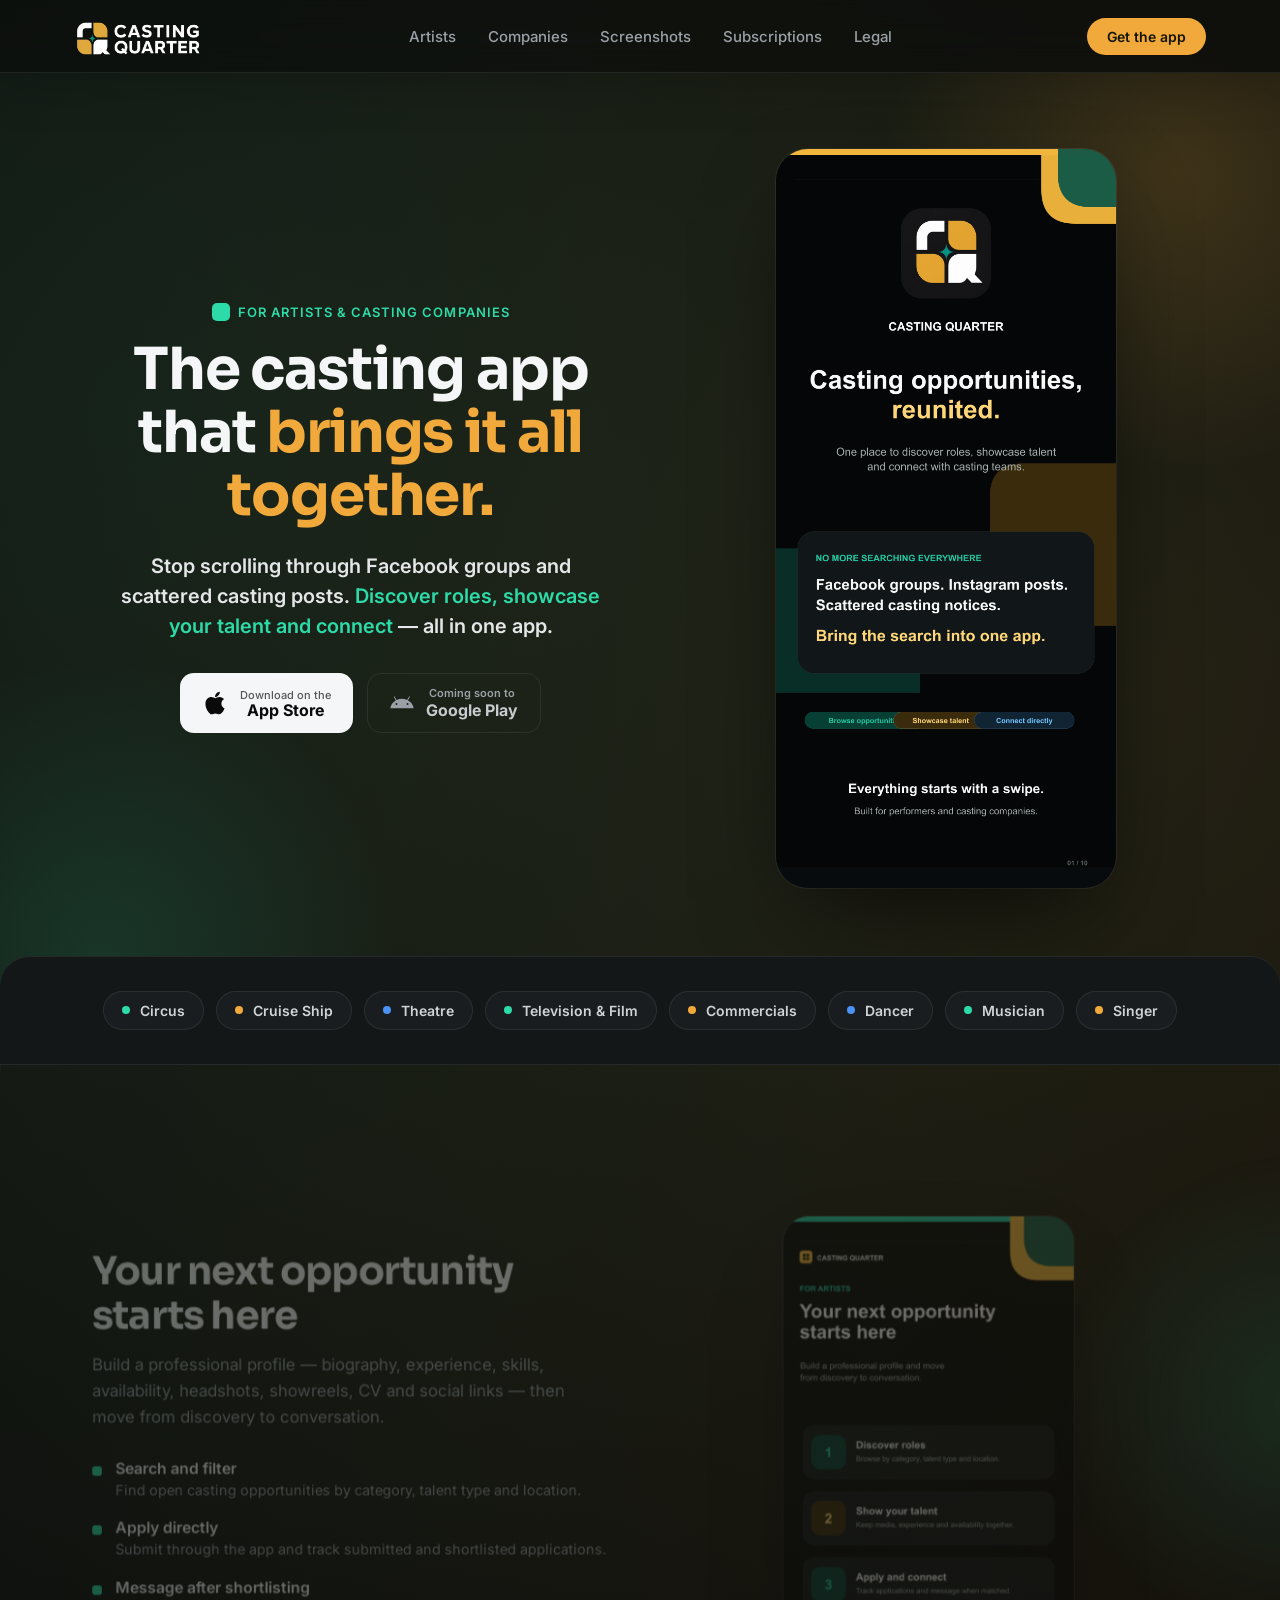
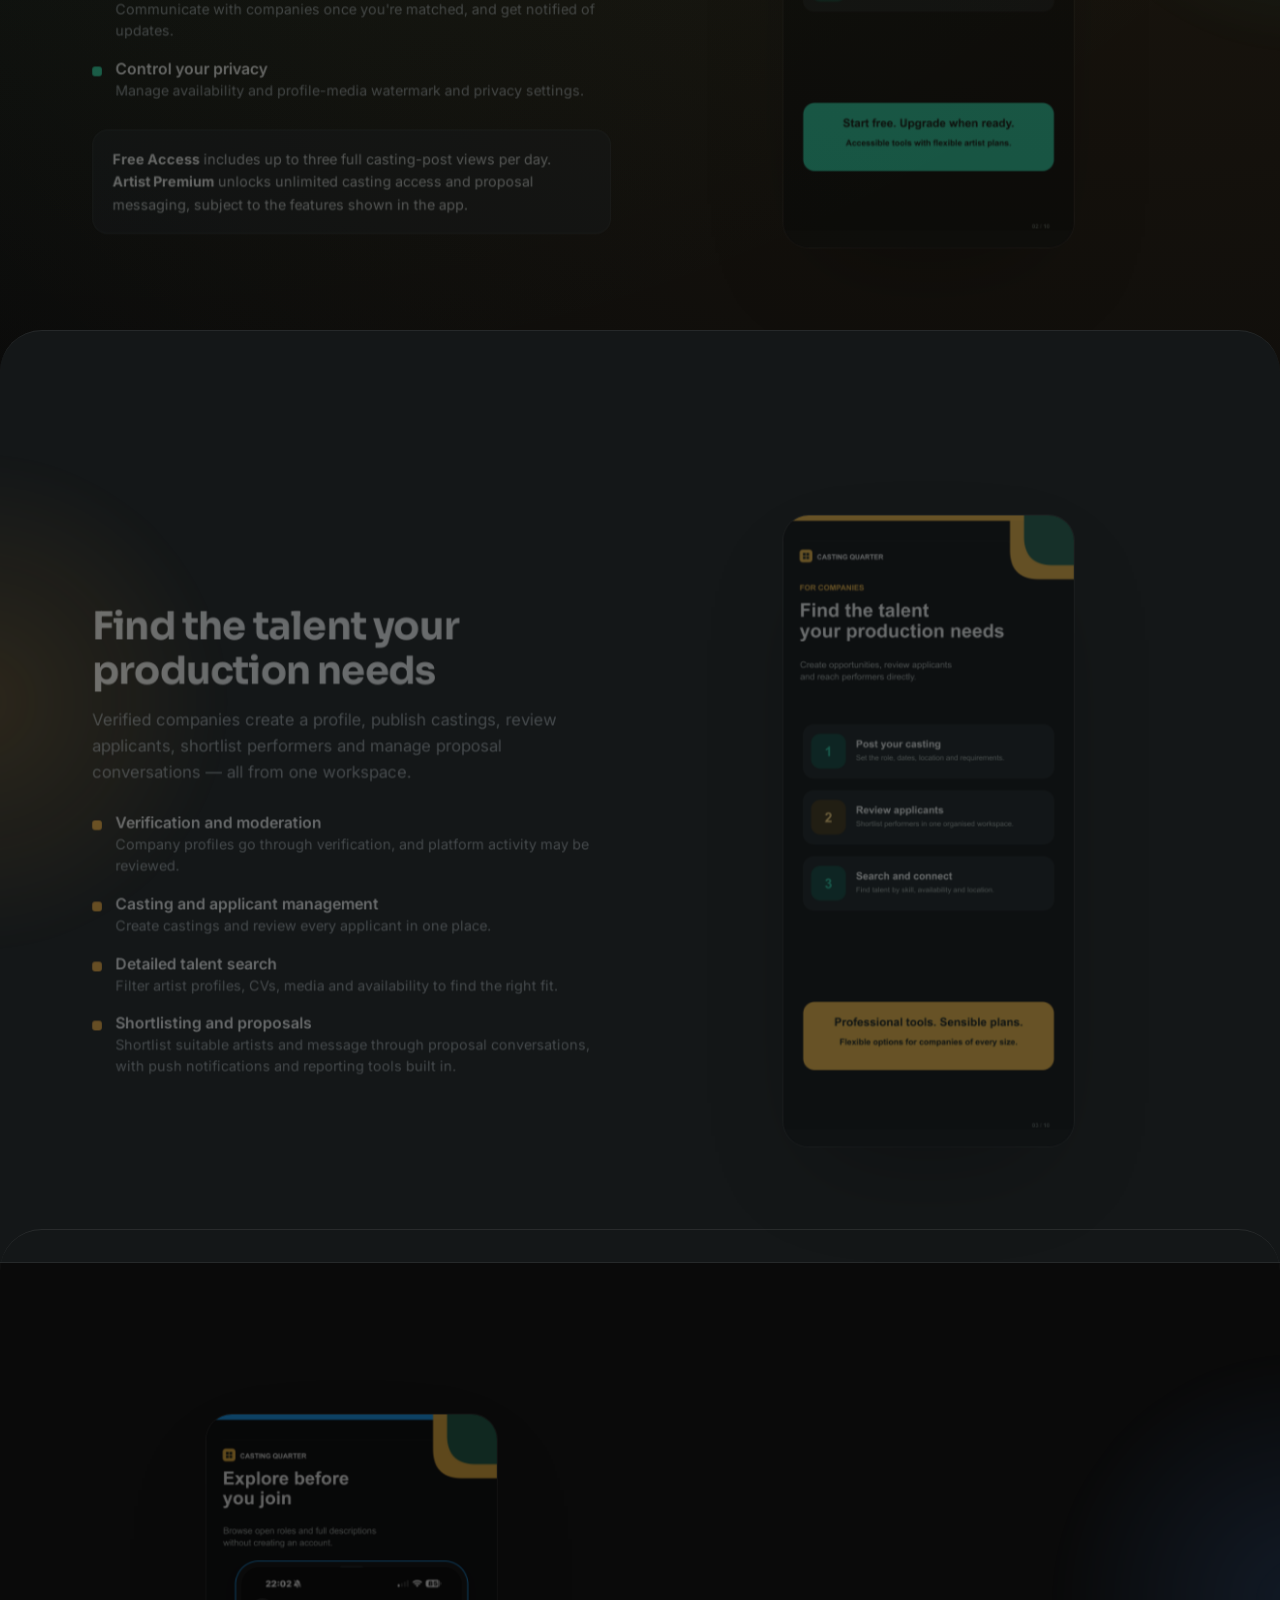
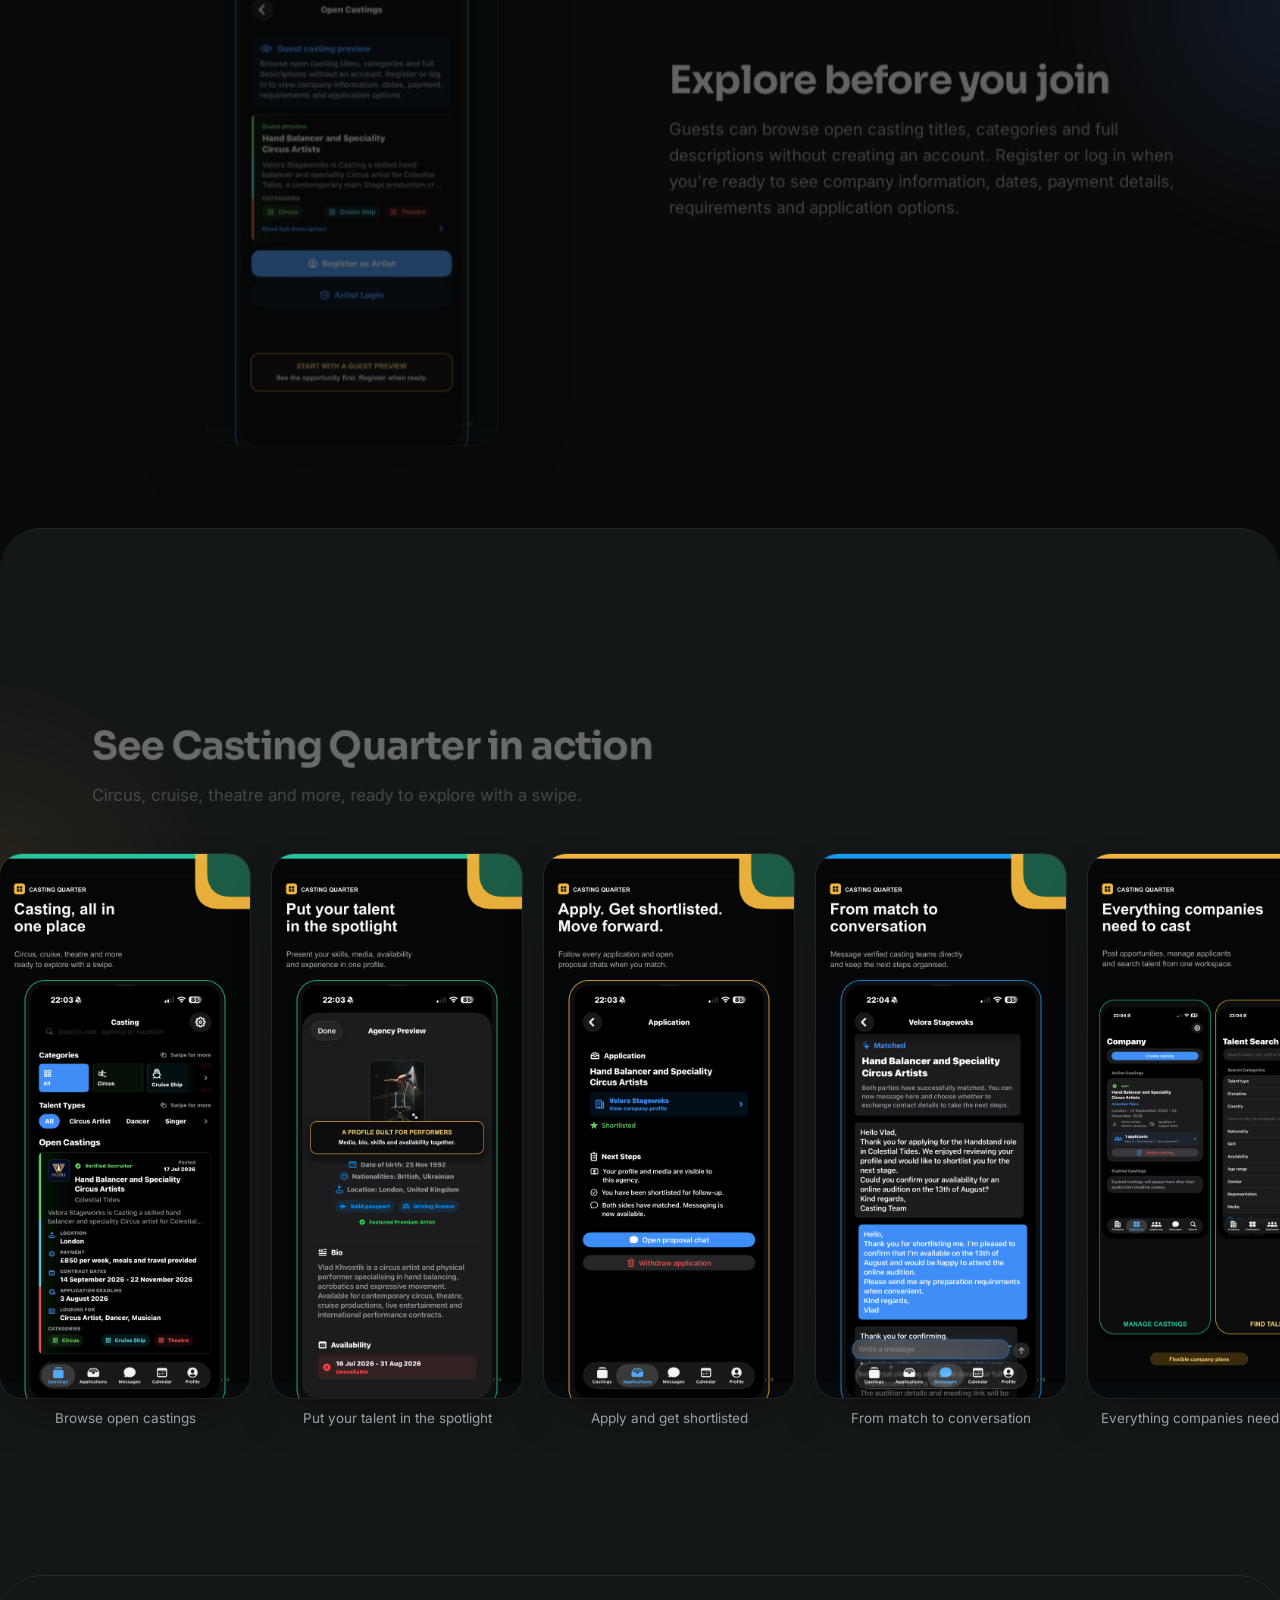
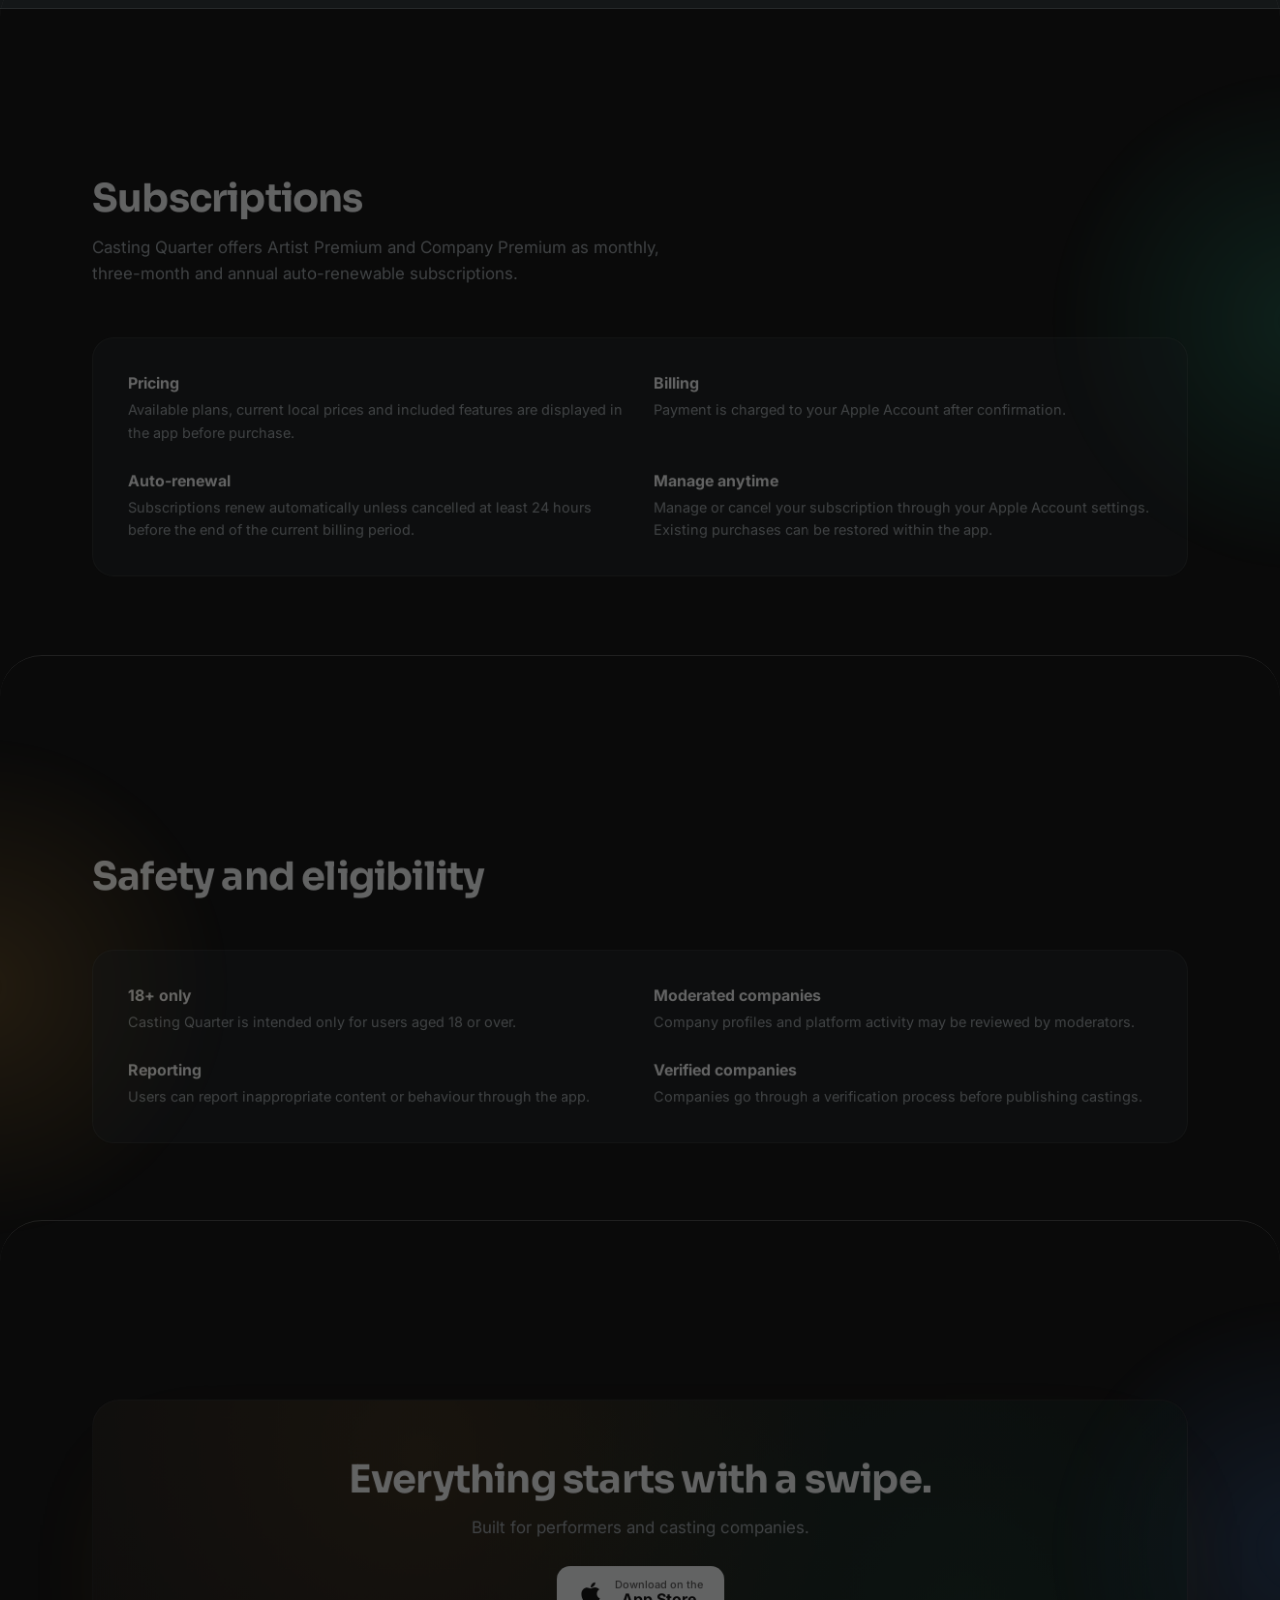
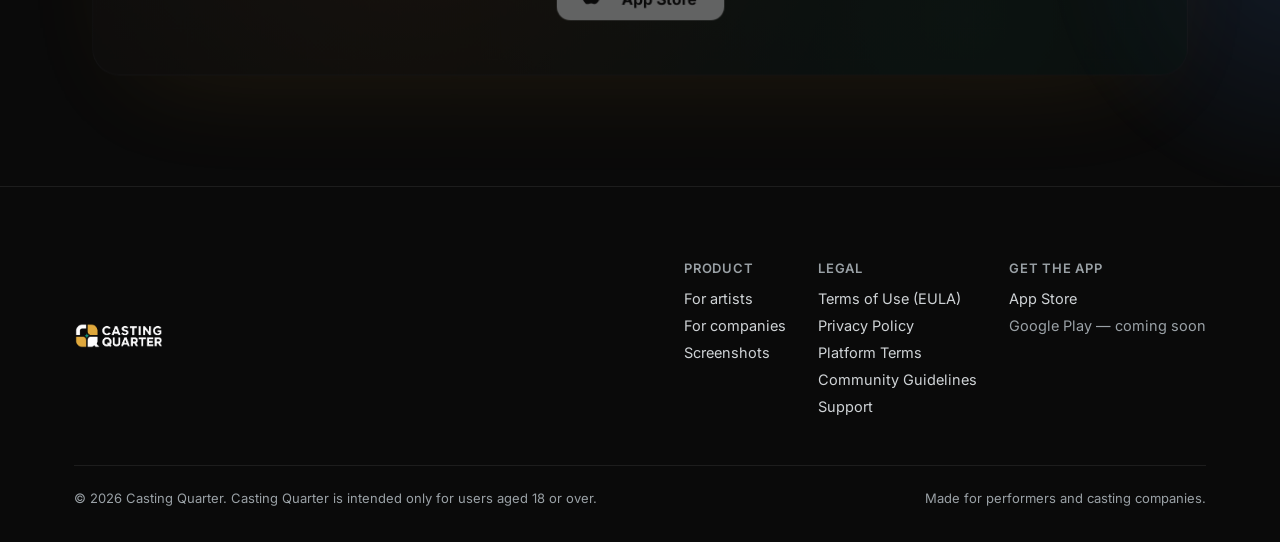
<file: index.html>
<!DOCTYPE html>
<html lang="en">
<head>
<meta charset="UTF-8">
<meta name="viewport" content="width=device-width, initial-scale=1.0">
<title>Casting Quarter — The casting app that brings it all together.</title>
<meta name="description" content="Casting Quarter brings casting opportunities, artists and verified companies together in one organised, accessible platform.">
<link rel="icon" href="assets/marketing/casting-quarter-app-icon.png">
<link rel="preconnect" href="https://fonts.googleapis.com">
<link rel="preconnect" href="https://fonts.gstatic.com" crossorigin>
<link href="https://fonts.googleapis.com/css2?family=Sora:wght@400;600;700;800&family=Inter:wght@400;500;600;700&display=swap" rel="stylesheet">
<style>
  :root{
    --bg:#0a0a0a;
    --panel:#141718;
    --panel-2:#191d1f;
    --line:rgba(255,255,255,0.08);
    --gold:#f0a93a;
    --gold-2:#f6c877;
    --teal:#2ddba8;
    --blue:#4a90f5;
    --white:#f5f6f7;
    --muted:#9aa1a6;
    --radius:22px;
  }
  *{box-sizing:border-box;}
  html{scroll-behavior:smooth;}
  body{
    margin:0;
    background:var(--bg);
    color:var(--white);
    font-family:'Inter',sans-serif;
    -webkit-font-smoothing:antialiased;
    overflow-x:hidden;
  }
  h1,h2,h3,.display{
    font-family:'Sora',sans-serif;
    font-weight:700;
    margin:0;
    letter-spacing:-0.02em;
  }
  p{margin:0;}
  a{color:inherit;text-decoration:none;}
  img{max-width:100%;display:block;}
  .wrap{max-width:1180px;margin:0 auto;padding:0 24px;}

  /* progress rail */
  #progress{position:fixed;top:0;left:0;height:3px;background:linear-gradient(90deg,var(--teal),var(--gold));width:0%;z-index:1000;transition:width .1s linear;}

  /* quarter mark - the signature element, echoing the CQ icon's 4-quadrant shape */
  .qmark{
    width:10px;height:10px;min-width:10px;border-radius:3px;
    background:var(--gold);
  }
  .qmark.teal{background:var(--teal);}
  .qmark.blue{background:var(--blue);}

  /* nav */
  header{
    position:sticky;top:0;z-index:100;
    background:rgba(10,10,10,0.75);
    backdrop-filter:blur(14px);
    border-bottom:1px solid var(--line);
  }
  nav{display:flex;align-items:center;justify-content:space-between;padding:16px 24px;max-width:1180px;margin:0 auto;}
  .brand{display:flex;align-items:center;gap:12px;}
  .brand img{height:40px;width:auto;}
  .navlinks{display:flex;gap:32px;font-size:15px;font-weight:500;color:var(--muted);}
  .navlinks a:hover{color:var(--white);}
  .nav-cta{background:var(--gold);color:#141400;padding:10px 20px;border-radius:100px;font-weight:600;font-size:14px;white-space:nowrap;}
  .navlinks{display:none;}
  @media(min-width:860px){.navlinks{display:flex;}}

  /* hero */
  .hero{
    position:relative;
    padding:88px 0 60px;
    overflow:hidden;
  }
  .hero::before{
    content:'';position:absolute;top:-200px;right:-200px;width:600px;height:600px;
    background:radial-gradient(circle,rgba(240,169,58,0.16),transparent 70%);
    pointer-events:none;
  }
  .hero::after{
    content:'';position:absolute;bottom:-260px;left:-200px;width:600px;height:600px;
    background:radial-gradient(circle,rgba(45,219,168,0.13),transparent 70%);
    pointer-events:none;
  }
  .hero-grid{display:grid;grid-template-columns:1fr;gap:48px;align-items:center;position:relative;z-index:1;}
  @media(min-width:960px){.hero-grid{grid-template-columns:1.05fr 0.95fr;gap:40px;}}
  .eyebrow{
    display:inline-flex;align-items:center;gap:8px;
    color:var(--teal);font-weight:600;font-size:13px;letter-spacing:0.08em;text-transform:uppercase;
    margin-bottom:18px;
  }
  .hero-grid > div:first-child{text-align:center;}
  .hero-grid > div:first-child .eyebrow{margin-left:auto;margin-right:auto;}
  .hero h1{font-size:44px;line-height:1.08;}
  @media(min-width:600px){.hero h1{font-size:58px;}}
  .hero h1 .accent{color:var(--gold);}
  .hero p.sub{margin:24px auto 0;font-size:20px;font-weight:600;line-height:1.5;color:#e4e6e8;max-width:480px;text-align:center;}
  .hero p.sub .hl{color:var(--teal);}
  .cta-row{display:flex;flex-wrap:wrap;gap:14px;margin-top:32px;justify-content:center;}
  .btn-store{
    display:flex;align-items:center;gap:12px;
    background:var(--white);color:#0a0a0a;
    padding:12px 22px;border-radius:14px;font-weight:600;
    transition:transform .15s ease;
  }
  .btn-store:hover{transform:translateY(-2px);}
  .btn-store svg{width:26px;height:26px;flex-shrink:0;}
  .btn-store .label small{display:block;font-size:11px;font-weight:500;color:#555;}
  .btn-store .label strong{display:block;font-size:16px;line-height:1.1;}
  .btn-android{
    display:flex;align-items:center;gap:12px;
    border:1px solid var(--line);color:var(--muted);
    padding:12px 22px;border-radius:14px;font-weight:600;
  }
  .btn-android .label small{display:block;font-size:11px;color:var(--muted);}
  .btn-android .label strong{display:block;font-size:16px;color:#c7cbce;}
  .hero-visual{display:flex;justify-content:center;}
  .hero-visual .frame{
    width:100%;max-width:340px;border-radius:32px;overflow:hidden;
    box-shadow:0 40px 100px -30px rgba(0,0,0,0.7), 0 0 0 1px var(--line);
  }

  /* section shells */
  section{padding:90px 0;}
  .section-head{max-width:600px;margin-bottom:52px;}
  .section-head .qmark{margin-bottom:16px;}
  .section-head h2{font-size:32px;line-height:1.15;}
  @media(min-width:600px){.section-head h2{font-size:40px;}}
  .section-head p{margin-top:14px;font-size:17px;color:var(--muted);line-height:1.6;}

  /* strip */
  .strip{border-top:1px solid var(--line);border-bottom:1px solid var(--line);background:var(--panel);}
  .strip .wrap{display:flex;flex-direction:column;align-items:center;gap:12px;padding:34px 24px;}
  .pill{width:100%;max-width:340px;justify-content:center;}
  .pill{
    display:flex;align-items:center;gap:10px;
    background:var(--panel-2);border:1px solid var(--line);
    padding:10px 18px;border-radius:100px;font-size:14px;font-weight:600;color:#cfd3d6;
  }
  .pill .dot{width:8px;height:8px;border-radius:50%;}

  /* two-col feature (artists / companies) */
  .feature{
    display:grid;grid-template-columns:1fr;gap:48px;align-items:center;
  }
  @media(min-width:960px){.feature{grid-template-columns:1fr 1fr;gap:60px;}}
  .feature.reverse .feature-visual{order:-1;}
  @media(min-width:960px){.feature.reverse .feature-visual{order:2;}}
  .feature-visual{display:flex;justify-content:center;}
  .feature-visual img{border-radius:26px;max-width:300px;box-shadow:0 30px 80px -30px rgba(0,0,0,0.6),0 0 0 1px var(--line);}
  .flist{list-style:none;margin:28px 0 0;padding:0;display:flex;flex-direction:column;gap:18px;}
  .flist li{display:flex;gap:14px;align-items:flex-start;}
  .flist .qmark{margin-top:8px;}
  .flist .ftext strong{display:block;font-size:16px;font-weight:600;}
  .flist .ftext span{display:block;font-size:14.5px;color:var(--muted);margin-top:2px;line-height:1.5;}
  .tier-note{
    margin-top:30px;padding:18px 20px;border-radius:16px;background:var(--panel-2);border:1px solid var(--line);
    font-size:14.5px;color:#c7cbce;line-height:1.6;
  }
  .tier-note b{color:var(--white);}

  /* gallery */
  .gallery-strip{
    display:flex;gap:22px;overflow-x:auto;padding:8px 24px 20px;scroll-snap-type:x mandatory;
    -ms-overflow-style:none;scrollbar-width:none;
  }
  .gallery-strip::-webkit-scrollbar{display:none;}
  .gcard{
    scroll-snap-align:start;flex:0 0 auto;width:220px;
  }
  .gcard img{border-radius:22px;box-shadow:0 20px 50px -20px rgba(0,0,0,0.6),0 0 0 1px var(--line);}
  .gcard .cap{margin-top:12px;font-size:13.5px;color:var(--muted);text-align:center;}

  /* guest access */
  .guest{
    display:grid;grid-template-columns:1fr;gap:48px;align-items:center;
  }
  @media(min-width:960px){.guest{grid-template-columns:1fr 1fr;gap:60px;}}
  .guest-visual img{border-radius:26px;max-width:300px;margin:0 auto;box-shadow:0 30px 80px -30px rgba(0,0,0,0.6),0 0 0 1px var(--line);}

  /* safety */
  .safety-card{
    background:var(--panel);border:1px solid var(--line);border-radius:var(--radius);
    padding:36px;
  }
  .safety-grid{display:grid;grid-template-columns:1fr;gap:28px;}
  @media(min-width:760px){.safety-grid{grid-template-columns:1fr 1fr;}}
  .safety-item strong{display:block;font-size:16px;margin-bottom:6px;}
  .safety-item span{color:var(--muted);font-size:14.5px;line-height:1.6;}

  /* download cta */
  .cta-band{
    background:linear-gradient(135deg,#151313,#0a0a0a);
    border:1px solid var(--line);border-radius:28px;
    padding:56px 32px;text-align:center;
    position:relative;overflow:hidden;
  }
  .cta-band::before{
    content:'';position:absolute;inset:0;
    background:radial-gradient(circle at 30% 20%,rgba(240,169,58,0.14),transparent 55%),radial-gradient(circle at 80% 80%,rgba(45,219,168,0.12),transparent 55%);
  }
  .cta-band > *{position:relative;z-index:1;}
  .cta-band h2{font-size:32px;}
  @media(min-width:600px){.cta-band h2{font-size:40px;}}
  .cta-band p{color:var(--muted);margin-top:14px;font-size:17px;}
  .cta-band .cta-row{justify-content:center;margin-top:30px;}

  /* footer */
  footer{border-top:1px solid var(--line);padding:56px 0 36px;}
  .foot-top{display:flex;flex-wrap:wrap;justify-content:space-between;gap:40px;margin-bottom:40px;}
  .foot-brand{display:flex;align-items:center;gap:12px;}
  .foot-brand img{height:28px;}
  .foot-links{display:flex;flex-wrap:wrap;gap:32px;}
  .foot-col h4{font-size:13px;text-transform:uppercase;letter-spacing:0.06em;color:var(--muted);margin-bottom:14px;font-weight:600;}
  .foot-col a{display:block;font-size:14.5px;color:#cfd3d6;margin-bottom:10px;}
  .foot-col a:hover{color:var(--gold);}
  .foot-bottom{border-top:1px solid var(--line);padding-top:24px;display:flex;flex-wrap:wrap;gap:12px;justify-content:space-between;font-size:13px;color:var(--muted);}

  /* Fluid concept — kept separate from the original homepage. */
  .fluid-page{
    background:
      radial-gradient(circle at 12% 6%,rgba(45,219,168,.09),transparent 24%),
      radial-gradient(circle at 88% 10%,rgba(240,169,58,.11),transparent 28%),
      var(--bg);
  }
  .fluid-page header{
    background:rgba(10,10,10,.58);
    box-shadow:0 12px 50px rgba(0,0,0,.18);
  }
  .fluid-page .hero{
    min-height:calc(100vh - 73px);
    display:flex;align-items:center;
    padding:76px 0 110px;
  }
  .fluid-page .hero-grid > div:first-child{animation:heroCopyIn .9s cubic-bezier(.2,.8,.2,1) both;}
  .fluid-page .hero-visual{animation:heroPhoneIn 1.05s .12s cubic-bezier(.2,.8,.2,1) both;will-change:transform;}
  .fluid-page .hero-visual .frame{
    position:relative;
    animation:phoneFloat 5.8s 1.2s ease-in-out infinite;
  }
  .fluid-page .hero-visual .frame::after{
    content:'';position:absolute;inset:12% -24% -10%;z-index:-1;
    background:radial-gradient(circle,rgba(240,169,58,.22),transparent 62%);
    filter:blur(26px);opacity:.75;
  }
  .fluid-page .strip{position:relative;z-index:4;margin-top:-42px;border-radius:30px 30px 0 0;overflow:hidden;}
  .fluid-page .strip .wrap{
    max-width:none;flex-direction:row;justify-content:center;gap:12px;
    animation:stripDrift 12s ease-in-out infinite alternate;
  }
  .fluid-page .strip .pill{width:auto;min-width:max-content;}
  .fluid-page section:not(.hero){
    padding:140px 0;
    margin-top:-34px;
    border-radius:42px 42px 0 0;
    position:relative;overflow:clip;isolation:isolate;
    border-top:1px solid rgba(255,255,255,.09);
  }
  .fluid-page section:not(.hero)::before{
    content:'';position:absolute;width:520px;height:520px;border-radius:50%;
    right:-280px;top:12%;z-index:-1;pointer-events:none;
    background:radial-gradient(circle,rgba(45,219,168,.11),transparent 68%);
    filter:blur(8px);
  }
  .fluid-page section:not(.hero):nth-of-type(odd)::before{
    right:auto;left:-280px;
    background:radial-gradient(circle,rgba(240,169,58,.11),transparent 68%);
  }
  .fluid-page section:not(.hero):nth-of-type(4n)::before{
    background:radial-gradient(circle,rgba(74,144,245,.12),transparent 68%);
  }
  .fluid-page .flow-scene > .wrap{
    opacity:var(--scene-opacity,.4);
    transform:translate3d(0,var(--scene-y,36px),0) scale(var(--scene-scale,.97));
    transform-origin:center;
    transition:opacity .16s linear,transform .16s linear;
    will-change:opacity,transform;
  }
  .fluid-page .feature,.fluid-page .guest{min-height:68vh;}
  .fluid-page .feature-visual img,.fluid-page .guest-visual img{
    transition:transform .55s cubic-bezier(.2,.8,.2,1),box-shadow .55s ease;
  }
  .fluid-page .flow-scene.is-visible .feature-visual img,
  .fluid-page .flow-scene.is-visible .guest-visual img{
    box-shadow:0 42px 110px -35px rgba(0,0,0,.8),0 0 0 1px rgba(255,255,255,.12);
  }
  .fluid-page .flist li,.fluid-page .safety-item,.fluid-page .gcard{
    opacity:0;transform:translateY(28px) scale(.97);
    transition:opacity .65s ease,transform .75s cubic-bezier(.2,.8,.2,1);
  }
  .fluid-page .flow-scene.is-visible .flist li,
  .fluid-page .flow-scene.is-visible .safety-item,
  .fluid-page .flow-scene.is-visible .gcard{opacity:1;transform:none;}
  .fluid-page .flow-scene.is-visible :is(.flist li,.safety-item,.gcard):nth-child(2){transition-delay:.08s;}
  .fluid-page .flow-scene.is-visible :is(.flist li,.safety-item,.gcard):nth-child(3){transition-delay:.16s;}
  .fluid-page .flow-scene.is-visible :is(.flist li,.safety-item,.gcard):nth-child(4){transition-delay:.24s;}
  .fluid-page .flow-scene.is-visible :is(.flist li,.safety-item,.gcard):nth-child(5){transition-delay:.32s;}
  .fluid-page .gcard img{transition:transform .4s cubic-bezier(.2,.8,.2,1),filter .4s ease;}
  .fluid-page .gcard:hover img{transform:translateY(-12px) scale(1.025);filter:saturate(1.08);}
  .fluid-page .cta-band{box-shadow:0 40px 120px -45px rgba(240,169,58,.3);}
  .fluid-page .cta-band::before{animation:ctaGlow 7s ease-in-out infinite alternate;}
  @media(min-width:960px){
    .fluid-page .feature-visual,.fluid-page .guest-visual{position:sticky;top:132px;align-self:start;}
    .fluid-page .gallery-strip{padding-top:26px;padding-bottom:42px;}
    .fluid-page .gcard{width:250px;}
  }
  @media(max-width:720px){
    .fluid-page .hero{min-height:auto;padding:68px 0 105px;}
    .fluid-page section:not(.hero){padding:104px 0;margin-top:-24px;border-radius:28px 28px 0 0;}
    .fluid-page .strip .wrap{justify-content:flex-start;overflow-x:auto;animation:none;}
    .fluid-page .feature,.fluid-page .guest{min-height:0;}
  }
  @keyframes heroCopyIn{from{opacity:0;transform:translateY(42px);}to{opacity:1;transform:none;}}
  @keyframes heroPhoneIn{from{opacity:0;transform:translateY(70px) scale(.9) rotate(2deg);}to{opacity:1;transform:none;}}
  @keyframes phoneFloat{0%,100%{transform:translateY(0) rotate(-.35deg);}50%{transform:translateY(-14px) rotate(.35deg);}}
  @keyframes stripDrift{from{transform:translateX(-2%);}to{transform:translateX(2%);}}
  @keyframes ctaGlow{from{transform:scale(1);opacity:.7;}to{transform:scale(1.12);opacity:1;}}

  @media(prefers-reduced-motion:reduce){
    html{scroll-behavior:auto;}
    *{transition:none !important;animation:none !important;}
    .fluid-page .flow-scene > .wrap,
    .fluid-page .flist li,.fluid-page .safety-item,.fluid-page .gcard{
      opacity:1 !important;transform:none !important;
    }
  }
</style>
</head>
<body class="fluid-page">

<div id="progress"></div>

<header>
  <nav>
    <div class="brand">
      <img src="assets/marketing/casting-quarter-logo.png" alt="Casting Quarter">
    </div>
    <div class="navlinks">
      <a href="#artists">Artists</a>
      <a href="#companies">Companies</a>
      <a href="#screenshots">Screenshots</a>
      <a href="#subscriptions">Subscriptions</a>
      <a href="#legal">Legal</a>
    </div>
    <a class="nav-cta" href="https://apps.apple.com/us/app/casting-quarter/id6785971157" target="_blank" rel="noopener">Get the app</a>
  </nav>
</header>

<section class="hero">
  <div class="wrap hero-grid">
    <div>
      <span class="eyebrow"><span class="qmark teal" style="width:18px;height:18px;min-width:18px;border-radius:5px;"></span> For artists &amp; casting companies</span>
      <h1>The casting app that <span class="accent">brings it all together.</span></h1>
      <p class="sub">Stop scrolling through Facebook groups and scattered casting posts. <span class="hl">Discover roles, showcase your talent and connect</span> — all in one app.</p>
      <div class="cta-row">
        <a class="btn-store" href="https://apps.apple.com/us/app/casting-quarter/id6785971157" target="_blank" rel="noopener">
          <svg viewBox="0 0 384 512" fill="currentColor"><path d="M318.7 268.7c-.2-36.7 16.4-64.4 50-84.8-18.8-26.9-47.2-41.7-84.7-44.6-35.5-2.8-74.3 20.7-88.5 20.7-15 0-49.4-19.7-76.4-19.7C63.3 141.2 4 184.8 4 273.5q0 39.3 14.4 81.2c12.8 36.7 59 126.7 107.2 125.2 25.2-.6 43-17.9 75.8-17.9 31.8 0 48.3 17.9 76.4 17.9 48.6-.7 90.4-82.5 102.6-119.3-65.2-30.7-61.7-90-61.7-91.9zm-56.6-164.2c27.3-32.4 24.8-61.9 24-72.5-24.1 1.4-52 16.4-67.9 34.9-17.5 19.8-27.8 44.3-25.6 71.9 26.1 2 49.9-11.4 69.5-34.3z"/></svg>
          <span class="label"><small>Download on the</small><strong>App Store</strong></span>
        </a>
        <span class="btn-android">
          <svg viewBox="0 0 576 512" fill="currentColor" width="24" height="24"><path d="M420.55 301.93a24 24 0 1 1 24-24 24 24 0 0 1-24 24m-265.1 0a24 24 0 1 1 24-24 24 24 0 0 1-24 24m272.42-108.13 47.24-81.85a10 10 0 1 0-17.32-10l-47.85 82.91a301.25 301.25 0 0 0-251.88 0l-47.85-82.91a10 10 0 1 0-17.32 10l47.24 81.85C67.24 231.98 15.9 300.99 8 384h560c-7.9-83.01-59.24-152.02-131.13-190.2"/></svg>
          <span class="label"><small>Coming soon to</small><strong>Google Play</strong></span>
        </span>
      </div>
    </div>
    <div class="hero-visual">
      <div class="frame">
        <img src="assets/marketing/hero-app.png" alt="Casting Quarter app hero screen">
      </div>
    </div>
  </div>
</section>

<div class="strip">
  <div class="wrap">
    <span class="pill"><span class="dot" style="background:var(--teal);"></span>Circus</span>
    <span class="pill"><span class="dot" style="background:var(--gold);"></span>Cruise Ship</span>
    <span class="pill"><span class="dot" style="background:var(--blue);"></span>Theatre</span>
    <span class="pill"><span class="dot" style="background:var(--teal);"></span>Television &amp; Film</span>
    <span class="pill"><span class="dot" style="background:var(--gold);"></span>Commercials</span>
    <span class="pill"><span class="dot" style="background:var(--blue);"></span>Dancer</span>
    <span class="pill"><span class="dot" style="background:var(--teal);"></span>Musician</span>
    <span class="pill"><span class="dot" style="background:var(--gold);"></span>Singer</span>
  </div>
</div>

<section id="artists">
  <div class="wrap">
    <div class="feature">
      <div>
        <div class="section-head" style="margin-bottom:0;">
          <span class="qmark teal"></span>
          <h2 style="margin-top:20px;">Your next opportunity starts here</h2>
          <p>Build a professional profile — biography, experience, skills, availability, headshots, showreels, CV and social links — then move from discovery to conversation.</p>
        </div>
        <ul class="flist">
          <li><span class="qmark teal"></span><div class="ftext"><strong>Search and filter</strong><span>Find open casting opportunities by category, talent type and location.</span></div></li>
          <li><span class="qmark teal"></span><div class="ftext"><strong>Apply directly</strong><span>Submit through the app and track submitted and shortlisted applications.</span></div></li>
          <li><span class="qmark teal"></span><div class="ftext"><strong>Message after shortlisting</strong><span>Communicate with companies once you're matched, and get notified of updates.</span></div></li>
          <li><span class="qmark teal"></span><div class="ftext"><strong>Control your privacy</strong><span>Manage availability and profile-media watermark and privacy settings.</span></div></li>
        </ul>
        <div class="tier-note"><b>Free Access</b> includes up to three full casting-post views per day. <b>Artist Premium</b> unlocks unlimited casting access and proposal messaging, subject to the features shown in the app.</div>
      </div>
      <div class="feature-visual">
        <img src="assets/marketing/artist-journey.png" alt="Casting Quarter artist journey screen">
      </div>
    </div>
  </div>
</section>

<section id="companies" style="background:var(--panel);border-top:1px solid var(--line);border-bottom:1px solid var(--line);">
  <div class="wrap">
    <div class="feature reverse">
      <div>
        <div class="section-head" style="margin-bottom:0;">
          <span class="qmark"></span>
          <h2 style="margin-top:20px;">Find the talent your production needs</h2>
          <p>Verified companies create a profile, publish castings, review applicants, shortlist performers and manage proposal conversations — all from one workspace.</p>
        </div>
        <ul class="flist">
          <li><span class="qmark"></span><div class="ftext"><strong>Verification and moderation</strong><span>Company profiles go through verification, and platform activity may be reviewed.</span></div></li>
          <li><span class="qmark"></span><div class="ftext"><strong>Casting and applicant management</strong><span>Create castings and review every applicant in one place.</span></div></li>
          <li><span class="qmark"></span><div class="ftext"><strong>Detailed talent search</strong><span>Filter artist profiles, CVs, media and availability to find the right fit.</span></div></li>
          <li><span class="qmark"></span><div class="ftext"><strong>Shortlisting and proposals</strong><span>Shortlist suitable artists and message through proposal conversations, with push notifications and reporting tools built in.</span></div></li>
        </ul>
      </div>
      <div class="feature-visual">
        <img src="assets/marketing/company-journey.png" alt="Casting Quarter companies journey screen">
      </div>
    </div>
  </div>
</section>

<section>
  <div class="wrap">
    <div class="guest">
      <div class="guest-visual">
        <img src="assets/marketing/guest-preview.png" alt="Casting Quarter guest preview screen">
      </div>
      <div>
        <div class="section-head" style="margin-bottom:0;">
          <span class="qmark blue"></span>
          <h2 style="margin-top:20px;">Explore before you join</h2>
          <p>Guests can browse open casting titles, categories and full descriptions without creating an account. Register or log in when you're ready to see company information, dates, payment details, requirements and application options.</p>
        </div>
      </div>
    </div>
  </div>
</section>

<section id="screenshots" style="background:var(--panel);border-top:1px solid var(--line);border-bottom:1px solid var(--line);">
  <div class="wrap">
    <div class="section-head">
      <span class="qmark teal"></span>
      <h2 style="margin-top:20px;">See Casting Quarter in action</h2>
      <p>Circus, cruise, theatre and more, ready to explore with a swipe.</p>
    </div>
  </div>
  <div class="gallery-strip">
    <div class="gcard"><img src="assets/marketing/open-castings.png" alt="Browse open castings"><p class="cap">Browse open castings</p></div>
    <div class="gcard"><img src="assets/marketing/artist-profile.png" alt="Artist profile"><p class="cap">Put your talent in the spotlight</p></div>
    <div class="gcard"><img src="assets/marketing/application-status.png" alt="Application status"><p class="cap">Apply and get shortlisted</p></div>
    <div class="gcard"><img src="assets/marketing/messages.png" alt="Messaging with companies"><p class="cap">From match to conversation</p></div>
    <div class="gcard"><img src="assets/marketing/company-search.png" alt="Company dashboard and talent search"><p class="cap">Everything companies need to cast</p></div>
  </div>
</section>

<section id="subscriptions">
  <div class="wrap">
    <div class="section-head">
      <span class="qmark"></span>
      <h2 style="margin-top:20px;">Subscriptions</h2>
      <p>Casting Quarter offers Artist Premium and Company Premium as monthly, three-month and annual auto-renewable subscriptions.</p>
    </div>
    <div class="safety-card">
      <div class="safety-grid">
        <div class="safety-item"><strong>Pricing</strong><span>Available plans, current local prices and included features are displayed in the app before purchase.</span></div>
        <div class="safety-item"><strong>Billing</strong><span>Payment is charged to your Apple Account after confirmation.</span></div>
        <div class="safety-item"><strong>Auto-renewal</strong><span>Subscriptions renew automatically unless cancelled at least 24 hours before the end of the current billing period.</span></div>
        <div class="safety-item"><strong>Manage anytime</strong><span>Manage or cancel your subscription through your Apple Account settings. Existing purchases can be restored within the app.</span></div>
      </div>
    </div>
  </div>
</section>

<section>
  <div class="wrap">
    <div class="section-head">
      <span class="qmark blue"></span>
      <h2 style="margin-top:20px;">Safety and eligibility</h2>
    </div>
    <div class="safety-card">
      <div class="safety-grid">
        <div class="safety-item"><strong>18+ only</strong><span>Casting Quarter is intended only for users aged 18 or over.</span></div>
        <div class="safety-item"><strong>Moderated companies</strong><span>Company profiles and platform activity may be reviewed by moderators.</span></div>
        <div class="safety-item"><strong>Reporting</strong><span>Users can report inappropriate content or behaviour through the app.</span></div>
        <div class="safety-item"><strong>Verified companies</strong><span>Companies go through a verification process before publishing castings.</span></div>
      </div>
    </div>
  </div>
</section>

<section>
  <div class="wrap">
    <div class="cta-band">
      <h2>Everything starts with a swipe.</h2>
      <p>Built for performers and casting companies.</p>
      <div class="cta-row">
        <a class="btn-store" href="https://apps.apple.com/us/app/casting-quarter/id6785971157" target="_blank" rel="noopener">
          <svg viewBox="0 0 384 512" fill="currentColor"><path d="M318.7 268.7c-.2-36.7 16.4-64.4 50-84.8-18.8-26.9-47.2-41.7-84.7-44.6-35.5-2.8-74.3 20.7-88.5 20.7-15 0-49.4-19.7-76.4-19.7C63.3 141.2 4 184.8 4 273.5q0 39.3 14.4 81.2c12.8 36.7 59 126.7 107.2 125.2 25.2-.6 43-17.9 75.8-17.9 31.8 0 48.3 17.9 76.4 17.9 48.6-.7 90.4-82.5 102.6-119.3-65.2-30.7-61.7-90-61.7-91.9zm-56.6-164.2c27.3-32.4 24.8-61.9 24-72.5-24.1 1.4-52 16.4-67.9 34.9-17.5 19.8-27.8 44.3-25.6 71.9 26.1 2 49.9-11.4 69.5-34.3z"/></svg>
          <span class="label"><small>Download on the</small><strong>App Store</strong></span>
        </a>
      </div>
    </div>
  </div>
</section>

<footer id="legal">
  <div class="wrap">
    <div class="foot-top">
      <div class="foot-brand">
        <img src="assets/marketing/casting-quarter-logo.png" alt="Casting Quarter">
      </div>
      <div class="foot-links">
        <div class="foot-col">
          <h4>Product</h4>
          <a href="#artists">For artists</a>
          <a href="#companies">For companies</a>
          <a href="#screenshots">Screenshots</a>
        </div>
        <div class="foot-col">
          <h4>Legal</h4>
          <a href="https://www.apple.com/legal/internet-services/itunes/dev/stdeula/" target="_blank" rel="noopener">Terms of Use (EULA)</a>
          <a href="https://castingquarter.com/privacy/" target="_blank" rel="noopener">Privacy Policy</a>
          <a href="https://castingquarter.com/terms/" target="_blank" rel="noopener">Platform Terms</a>
          <a href="https://castingquarter.com/community/" target="_blank" rel="noopener">Community Guidelines</a>
          <a href="https://castingquarter.com/support/" target="_blank" rel="noopener">Support</a>
        </div>
        <div class="foot-col">
          <h4>Get the app</h4>
          <a href="https://apps.apple.com/us/app/casting-quarter/id6785971157" target="_blank" rel="noopener">App Store</a>
          <a href="#" style="color:var(--muted);pointer-events:none;">Google Play — coming soon</a>
        </div>
      </div>
    </div>
    <div class="foot-bottom">
      <span>© 2026 Casting Quarter. Casting Quarter is intended only for users aged 18 or over.</span>
      <span>Made for performers and casting companies.</span>
    </div>
  </div>
</footer>

<script>
  var reduceMotion = window.matchMedia('(prefers-reduced-motion: reduce)').matches;
  var scenes = Array.prototype.slice.call(document.querySelectorAll('body > section:not(.hero)'));
  scenes.forEach(function(scene){ scene.classList.add('flow-scene'); });

  if ('IntersectionObserver' in window) {
    var observer = new IntersectionObserver(function(entries){
      entries.forEach(function(entry){
        if (entry.isIntersecting) entry.target.classList.add('is-visible');
      });
    }, { threshold: 0.16, rootMargin: '0px 0px -8% 0px' });
    scenes.forEach(function(scene){ observer.observe(scene); });
  } else {
    scenes.forEach(function(scene){ scene.classList.add('is-visible'); });
  }

  var ticking = false;
  function renderFluidScroll(){
    var h = document.documentElement;
    var scrolled = (h.scrollTop) / (h.scrollHeight - h.clientHeight) * 100;
    document.getElementById('progress').style.width = scrolled + '%';
    if (!reduceMotion) {
      var vh = window.innerHeight;
      scenes.forEach(function(scene){
        var rect = scene.getBoundingClientRect();
        var centre = rect.top + rect.height / 2;
        var distance = Math.min(1, Math.abs(centre - vh / 2) / (vh * 1.05));
        var direction = centre > vh / 2 ? 1 : -1;
        scene.style.setProperty('--scene-opacity', String(0.38 + (1 - distance) * 0.62));
        scene.style.setProperty('--scene-scale', String(0.968 + (1 - distance) * 0.032));
        scene.style.setProperty('--scene-y', String(direction * distance * 34) + 'px');
      });
      var heroVisual = document.querySelector('.hero-visual');
      if (heroVisual) heroVisual.style.transform = 'translate3d(0,' + Math.min(90, h.scrollTop * 0.11) + 'px,0)';
    }
    ticking = false;
  }
  function requestFluidScroll(){
    if (!ticking) {
      window.requestAnimationFrame(renderFluidScroll);
      ticking = true;
    }
  }
  window.addEventListener('scroll', requestFluidScroll, { passive:true });
  window.addEventListener('resize', requestFluidScroll);
  renderFluidScroll();
</script>

</body>
</html>
</file>
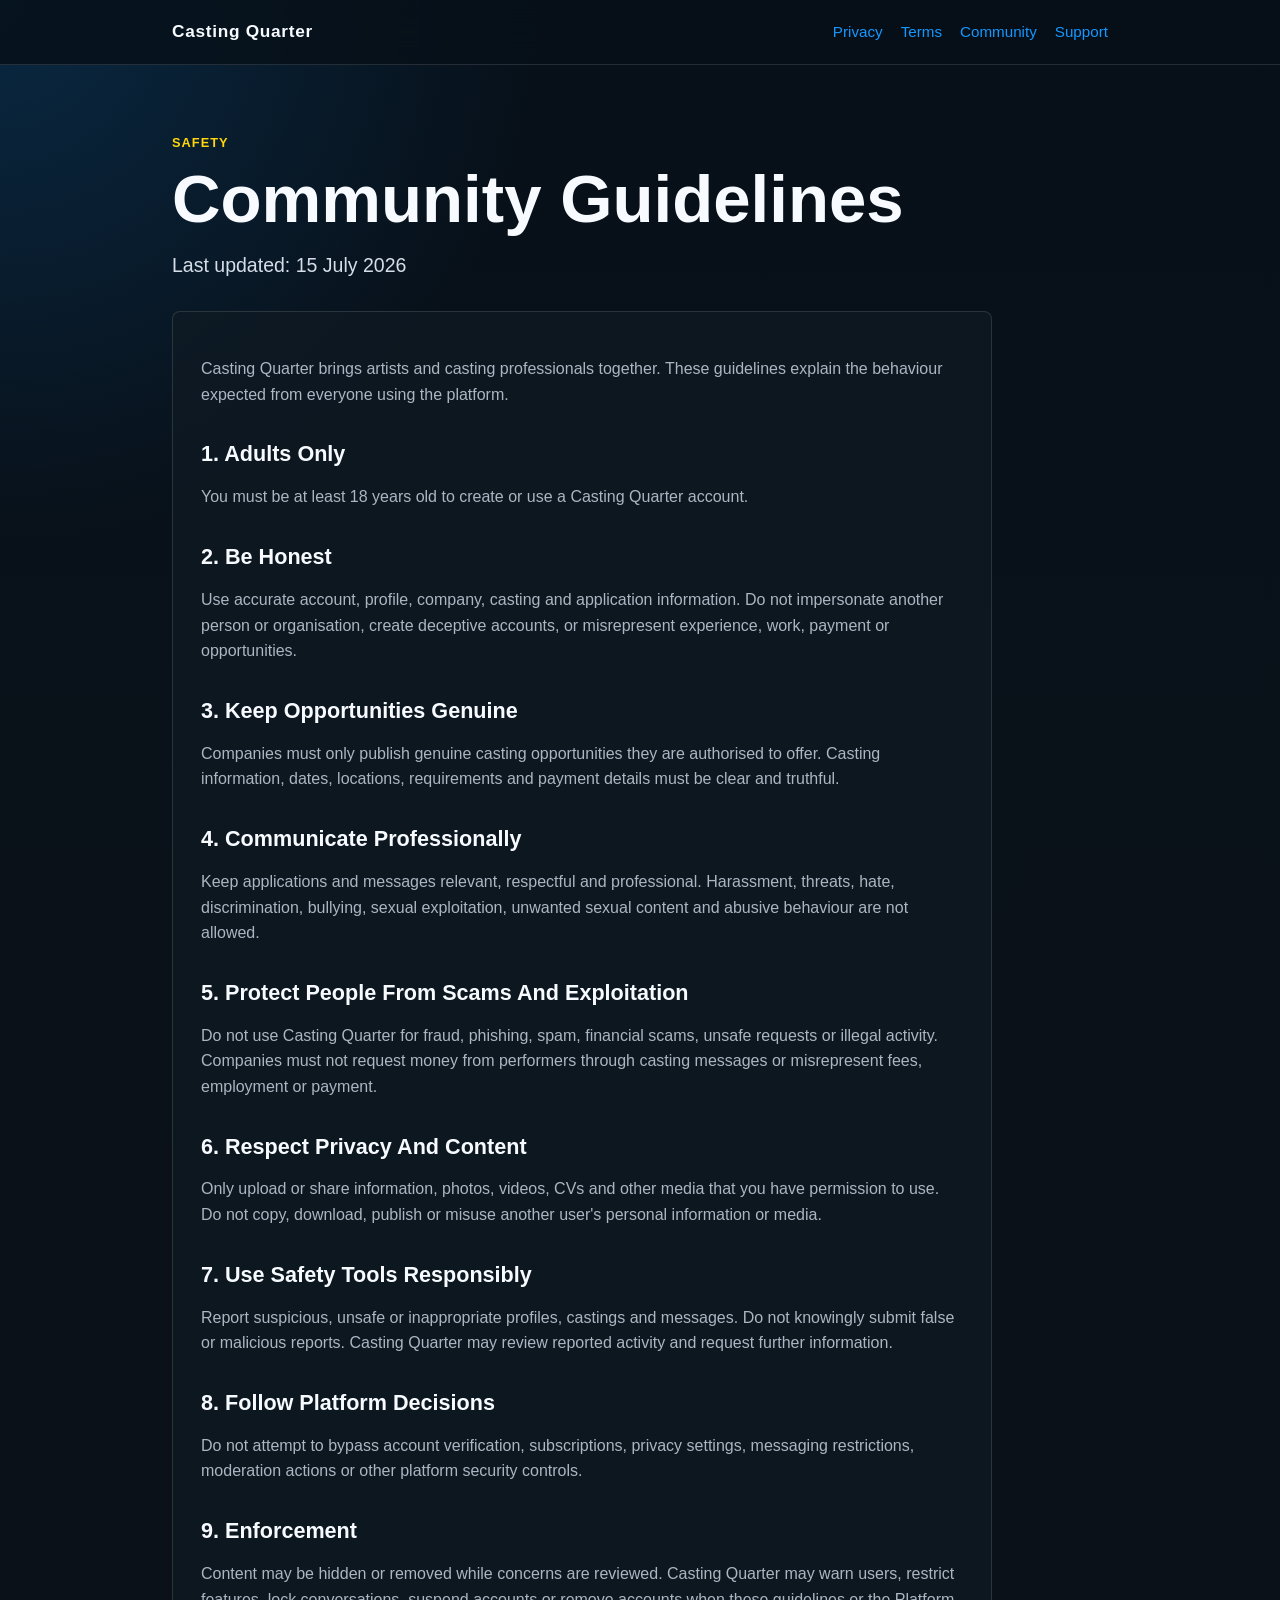
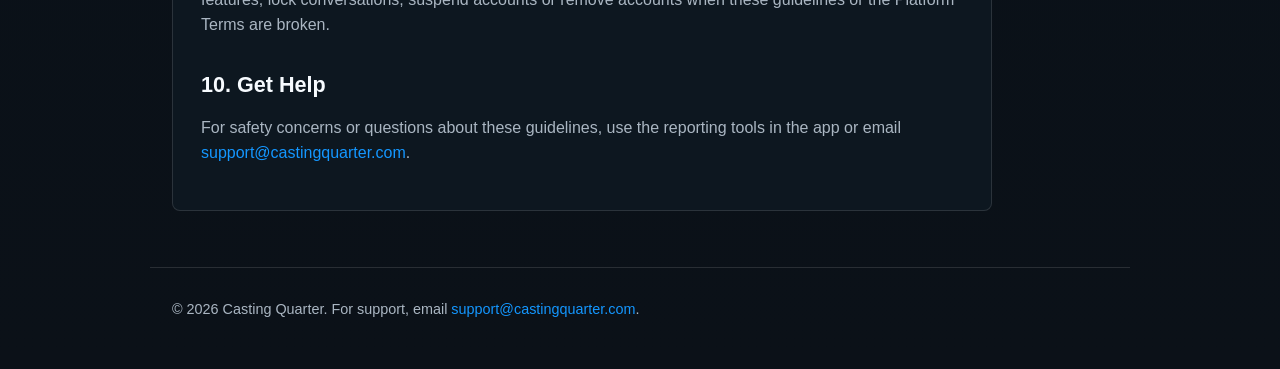
<file: community/index.html>
<!doctype html>
<html lang="en">
  <head>
    <meta charset="utf-8">
    <meta name="viewport" content="width=device-width, initial-scale=1">
    <title>Community Guidelines | Casting Quarter</title>
    <meta name="description" content="Casting Quarter Community Guidelines for artists and companies.">
    <link rel="canonical" href="https://castingquarter.com/community/">
    <link rel="stylesheet" href="../styles.css">
  </head>
  <body>
    <header class="site-header">
      <nav class="nav" aria-label="Main navigation">
        <a class="brand" href="/">Casting Quarter</a>
        <div class="nav-links">
          <a href="/privacy/">Privacy</a>
          <a href="/terms/">Terms</a>
          <a href="/community/">Community</a>
          <a href="/support/">Support</a>
        </div>
      </nav>
    </header>

    <main class="content">
      <section class="page-title">
        <p class="eyebrow">Safety</p>
        <h1>Community Guidelines</h1>
        <p class="lead">Last updated: 15 July 2026</p>
      </section>

      <article class="document">
        <p>Casting Quarter brings artists and casting professionals together. These guidelines explain the behaviour expected from everyone using the platform.</p>

        <h2>1. Adults Only</h2>
        <p>You must be at least 18 years old to create or use a Casting Quarter account.</p>

        <h2>2. Be Honest</h2>
        <p>Use accurate account, profile, company, casting and application information. Do not impersonate another person or organisation, create deceptive accounts, or misrepresent experience, work, payment or opportunities.</p>

        <h2>3. Keep Opportunities Genuine</h2>
        <p>Companies must only publish genuine casting opportunities they are authorised to offer. Casting information, dates, locations, requirements and payment details must be clear and truthful.</p>

        <h2>4. Communicate Professionally</h2>
        <p>Keep applications and messages relevant, respectful and professional. Harassment, threats, hate, discrimination, bullying, sexual exploitation, unwanted sexual content and abusive behaviour are not allowed.</p>

        <h2>5. Protect People From Scams And Exploitation</h2>
        <p>Do not use Casting Quarter for fraud, phishing, spam, financial scams, unsafe requests or illegal activity. Companies must not request money from performers through casting messages or misrepresent fees, employment or payment.</p>

        <h2>6. Respect Privacy And Content</h2>
        <p>Only upload or share information, photos, videos, CVs and other media that you have permission to use. Do not copy, download, publish or misuse another user's personal information or media.</p>

        <h2>7. Use Safety Tools Responsibly</h2>
        <p>Report suspicious, unsafe or inappropriate profiles, castings and messages. Do not knowingly submit false or malicious reports. Casting Quarter may review reported activity and request further information.</p>

        <h2>8. Follow Platform Decisions</h2>
        <p>Do not attempt to bypass account verification, subscriptions, privacy settings, messaging restrictions, moderation actions or other platform security controls.</p>

        <h2>9. Enforcement</h2>
        <p>Content may be hidden or removed while concerns are reviewed. Casting Quarter may warn users, restrict features, lock conversations, suspend accounts or remove accounts when these guidelines or the Platform Terms are broken.</p>

        <h2>10. Get Help</h2>
        <p>For safety concerns or questions about these guidelines, use the reporting tools in the app or email <a href="mailto:support@castingquarter.com">support@castingquarter.com</a>.</p>
      </article>
    </main>

    <footer class="site-footer">
      © 2026 Casting Quarter. For support, email <a href="mailto:support@castingquarter.com">support@castingquarter.com</a>.
    </footer>
  </body>
</html>
</file>
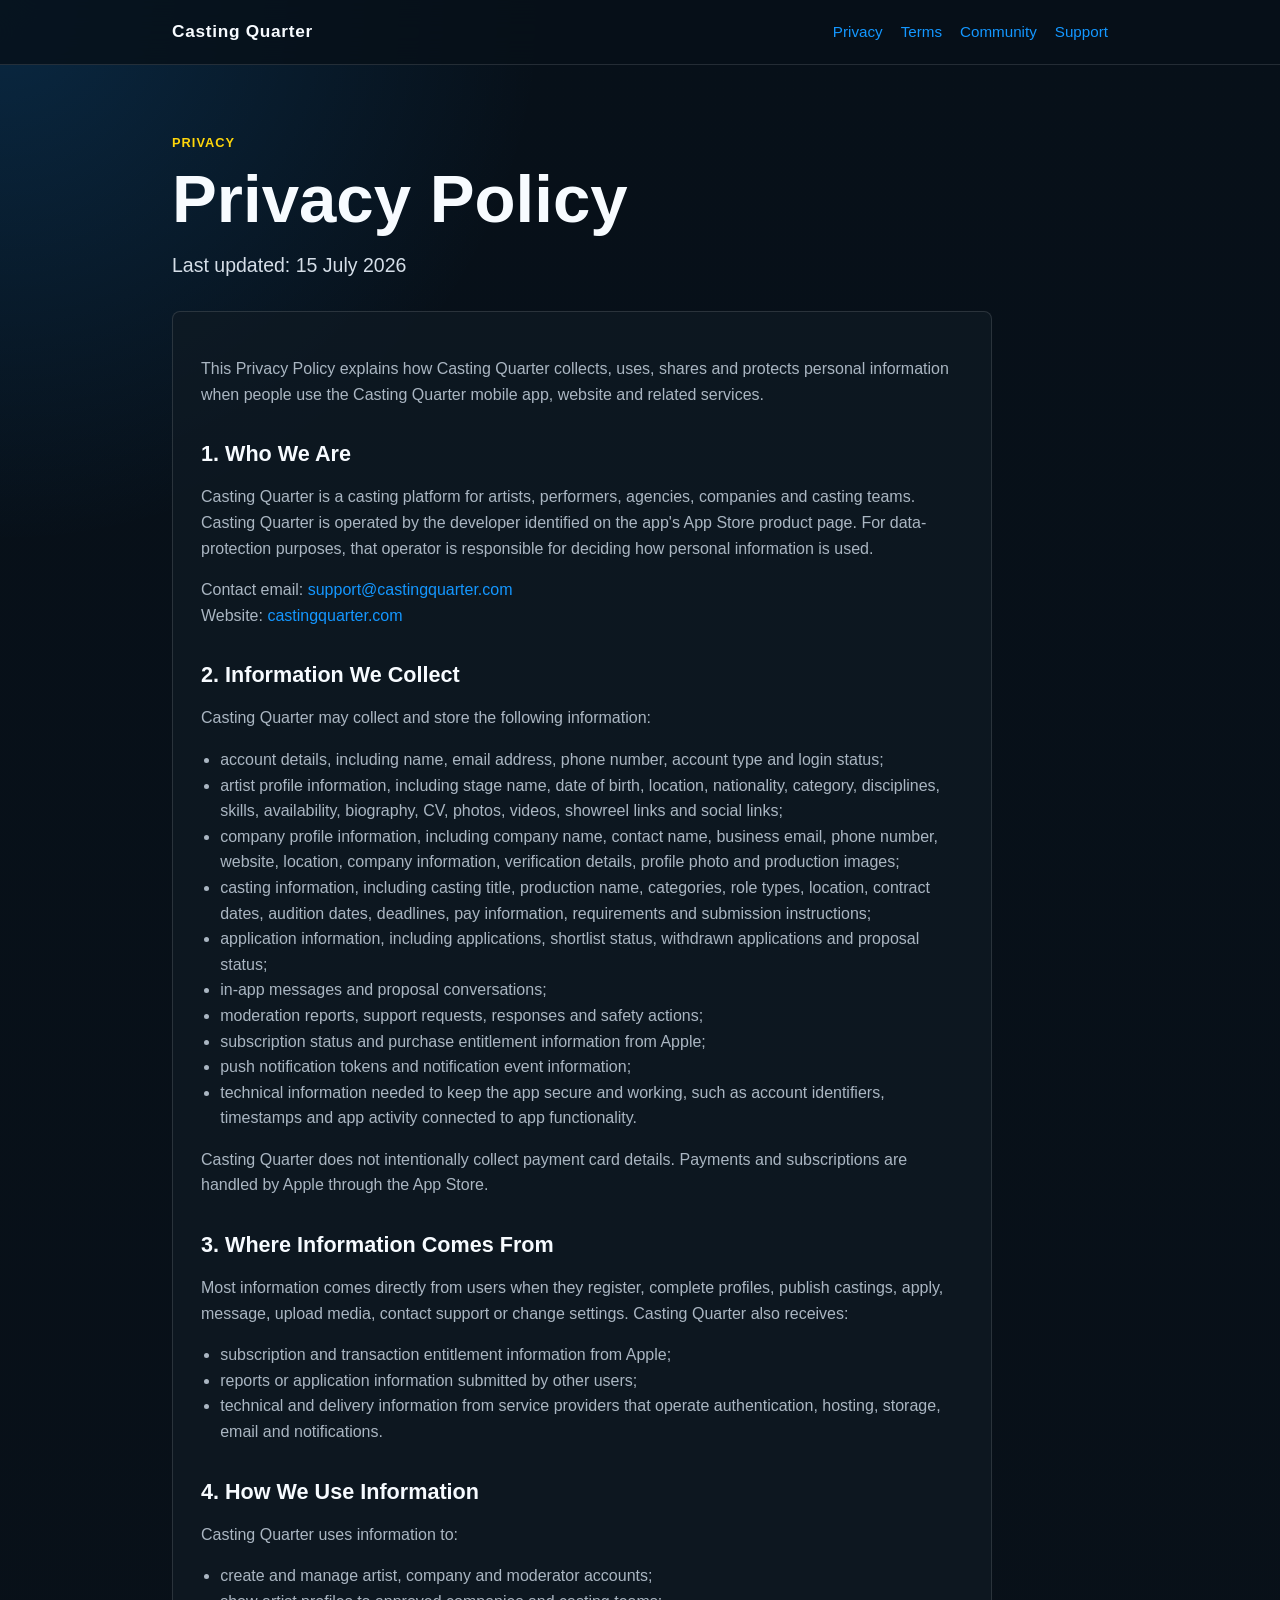
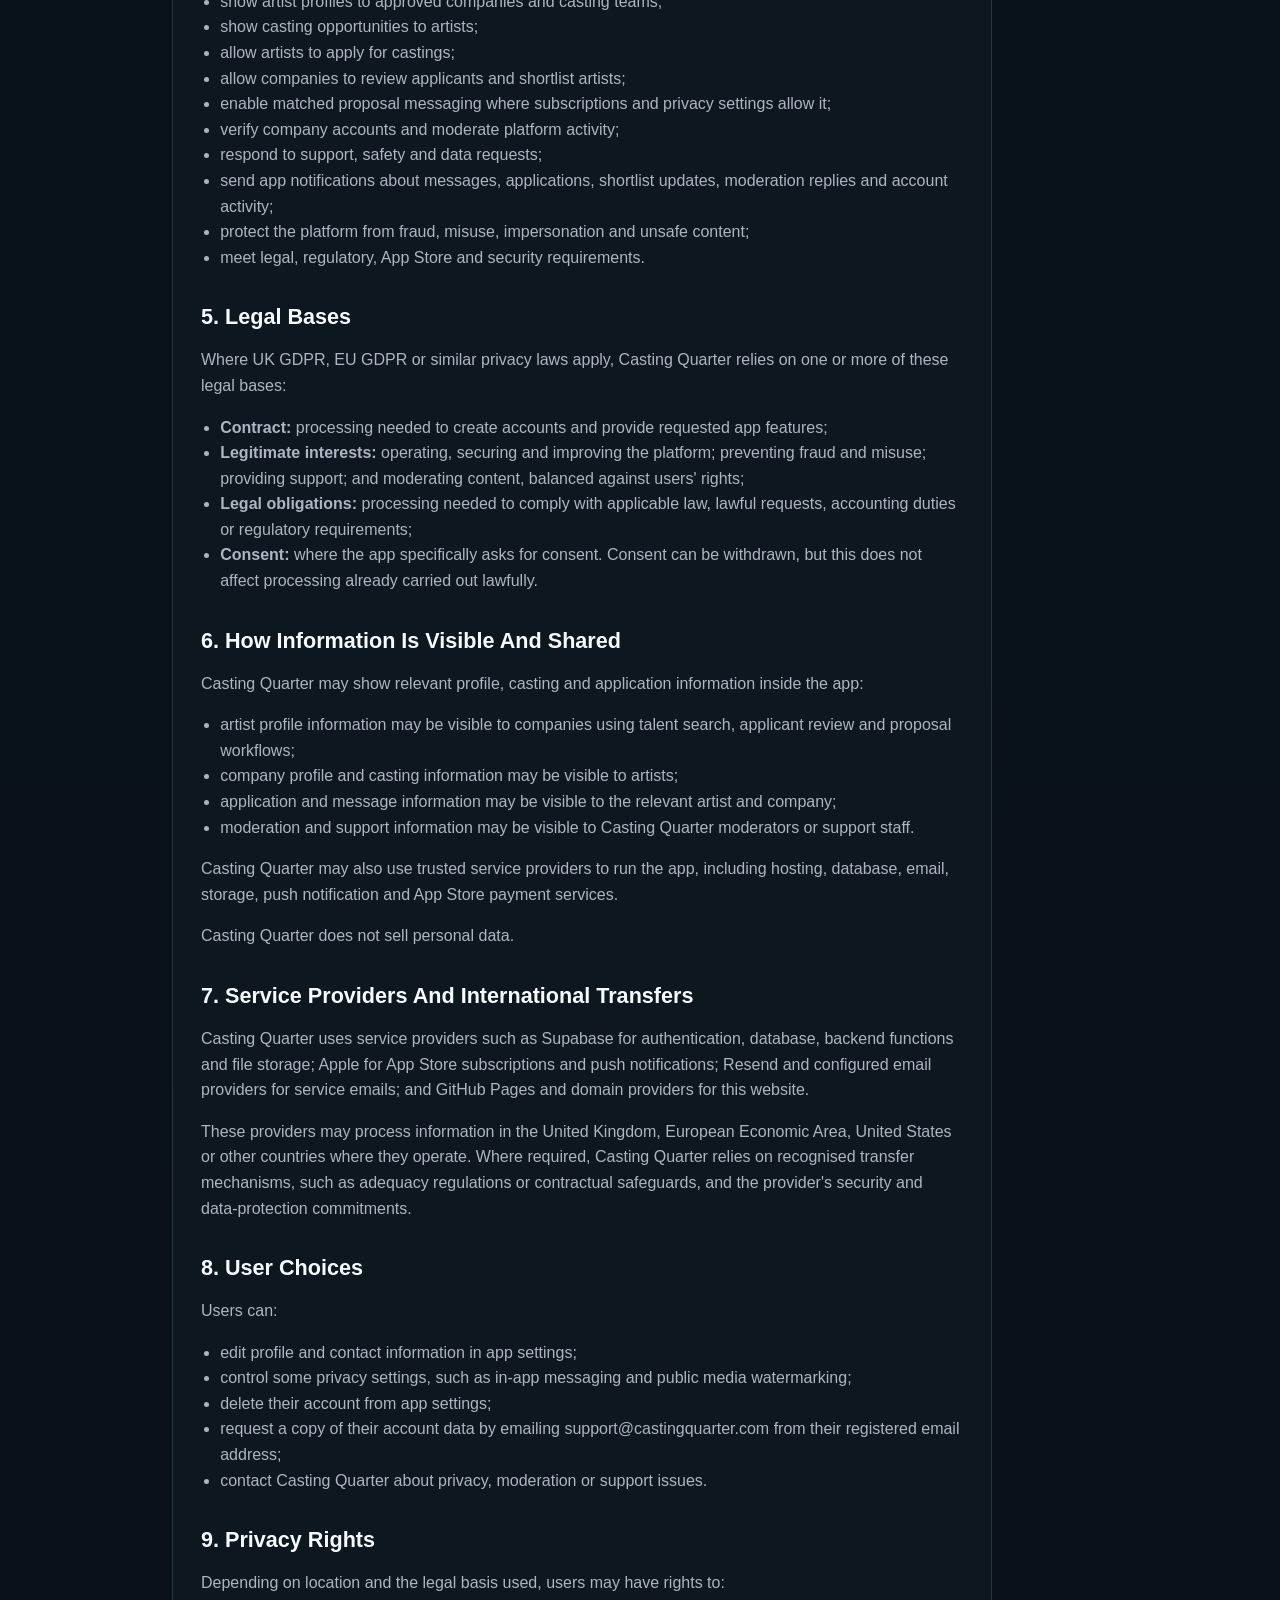
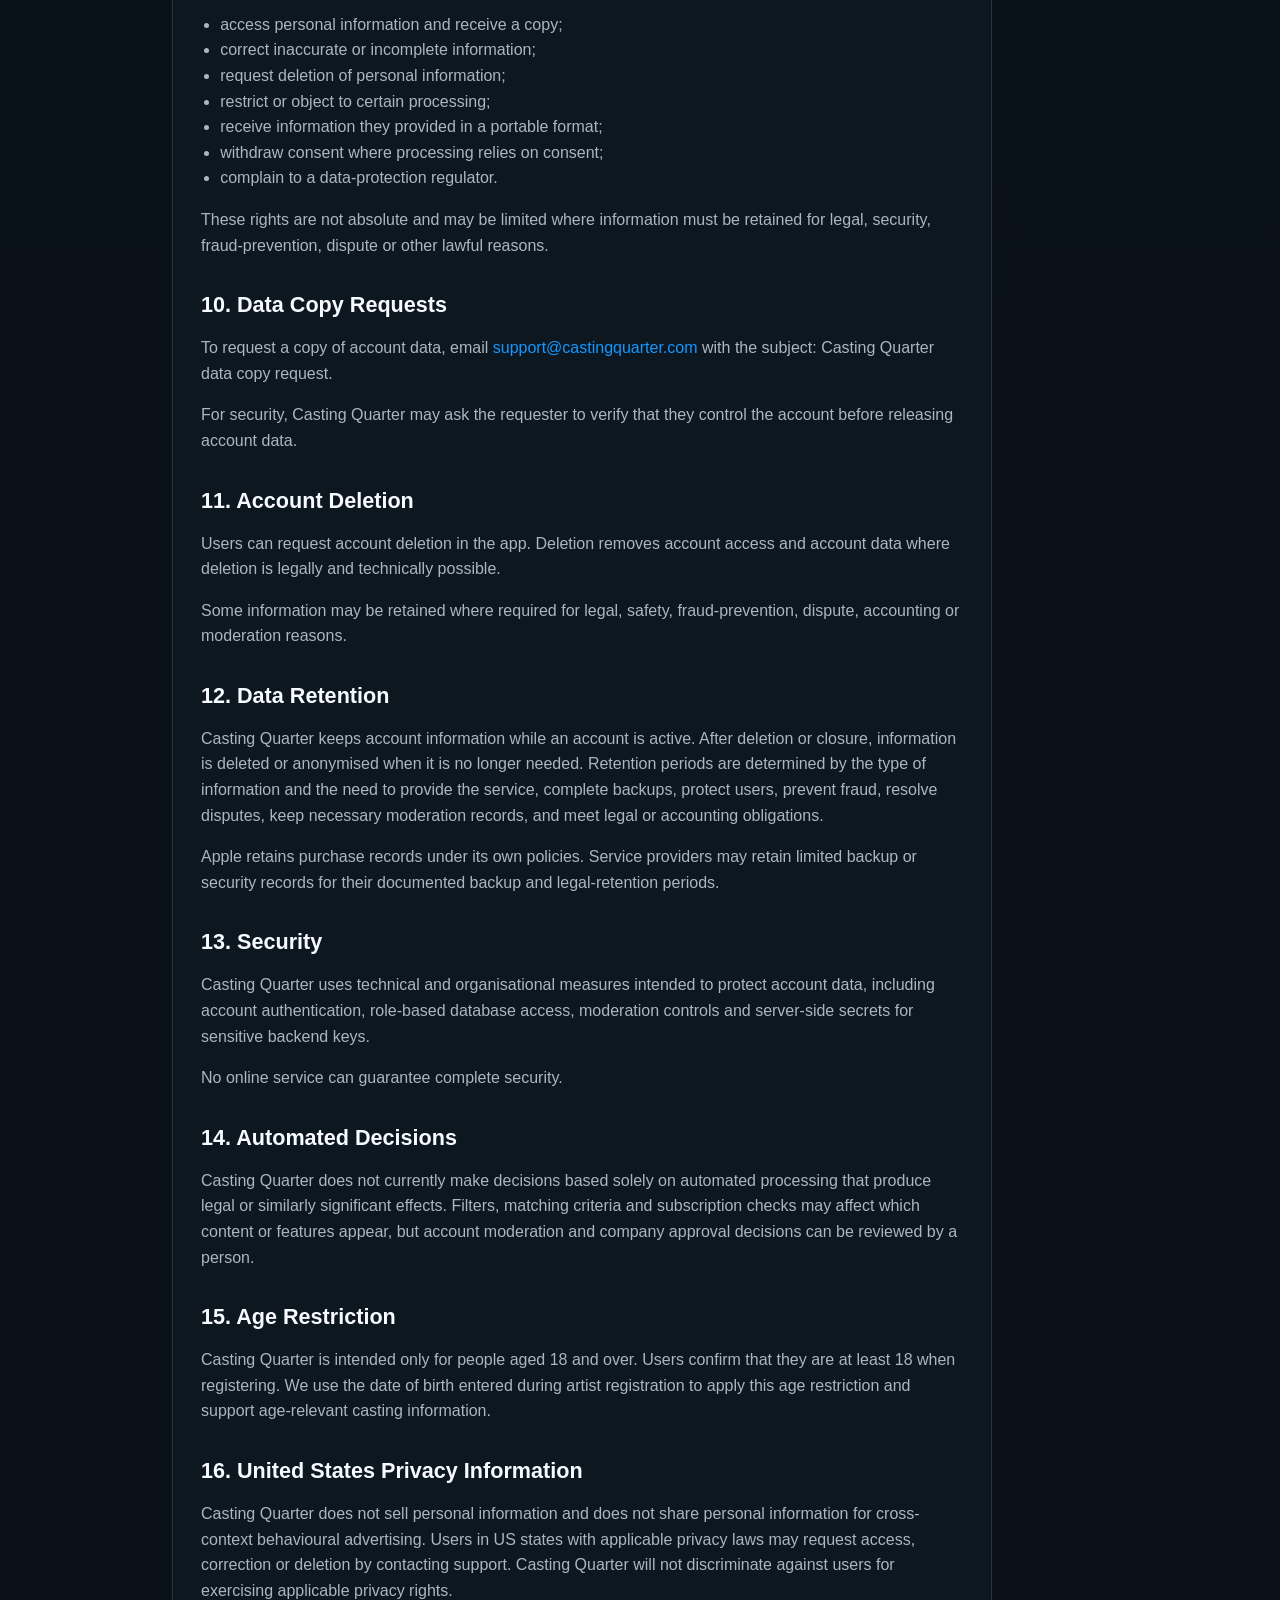
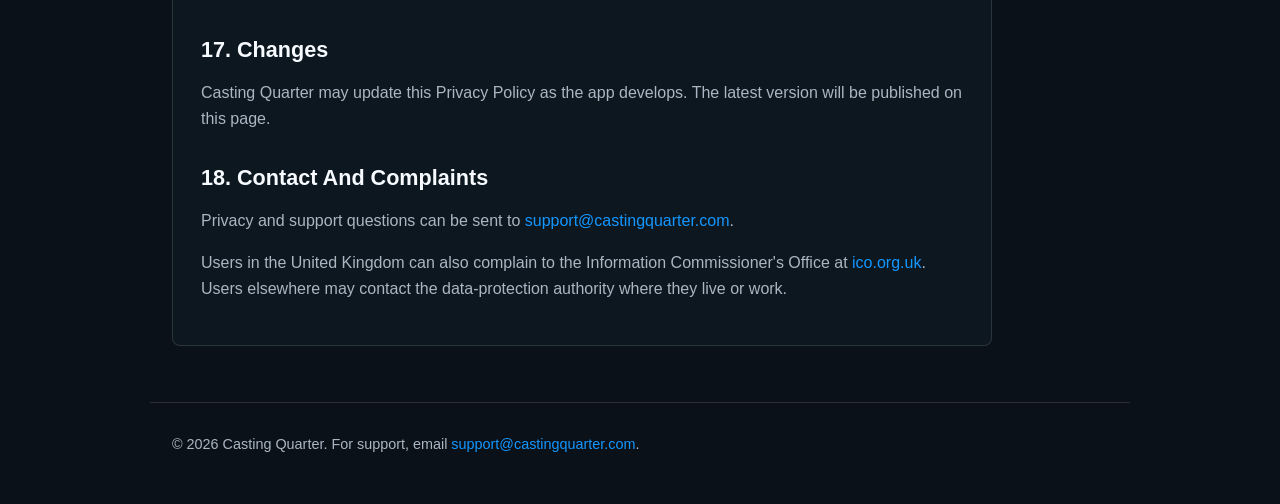
<file: privacy/index.html>
<!doctype html>
<html lang="en">
  <head>
    <meta charset="utf-8">
    <meta name="viewport" content="width=device-width, initial-scale=1">
    <title>Privacy Policy | Casting Quarter</title>
    <meta name="description" content="Casting Quarter Privacy Policy.">
    <link rel="canonical" href="https://castingquarter.com/privacy/">
    <link rel="stylesheet" href="../styles.css">
  </head>
  <body>
    <header class="site-header">
      <nav class="nav" aria-label="Main navigation">
        <a class="brand" href="/">Casting Quarter</a>
        <div class="nav-links">
          <a href="/privacy/">Privacy</a>
          <a href="/terms/">Terms</a>
          <a href="/community/">Community</a>
          <a href="/support/">Support</a>
        </div>
      </nav>
    </header>

    <main class="content">
      <section class="page-title">
        <p class="eyebrow">Privacy</p>
        <h1>Privacy Policy</h1>
        <p class="lead">Last updated: 15 July 2026</p>
      </section>

      <article class="document">
        <p>This Privacy Policy explains how Casting Quarter collects, uses, shares and protects personal information when people use the Casting Quarter mobile app, website and related services.</p>

        <h2>1. Who We Are</h2>
        <p>Casting Quarter is a casting platform for artists, performers, agencies, companies and casting teams. Casting Quarter is operated by the developer identified on the app's App Store product page. For data-protection purposes, that operator is responsible for deciding how personal information is used.</p>
        <p>Contact email: <a href="mailto:support@castingquarter.com">support@castingquarter.com</a><br>Website: <a href="https://castingquarter.com">castingquarter.com</a></p>

        <h2>2. Information We Collect</h2>
        <p>Casting Quarter may collect and store the following information:</p>
        <ul>
          <li>account details, including name, email address, phone number, account type and login status;</li>
          <li>artist profile information, including stage name, date of birth, location, nationality, category, disciplines, skills, availability, biography, CV, photos, videos, showreel links and social links;</li>
          <li>company profile information, including company name, contact name, business email, phone number, website, location, company information, verification details, profile photo and production images;</li>
          <li>casting information, including casting title, production name, categories, role types, location, contract dates, audition dates, deadlines, pay information, requirements and submission instructions;</li>
          <li>application information, including applications, shortlist status, withdrawn applications and proposal status;</li>
          <li>in-app messages and proposal conversations;</li>
          <li>moderation reports, support requests, responses and safety actions;</li>
          <li>subscription status and purchase entitlement information from Apple;</li>
          <li>push notification tokens and notification event information;</li>
          <li>technical information needed to keep the app secure and working, such as account identifiers, timestamps and app activity connected to app functionality.</li>
        </ul>
        <p>Casting Quarter does not intentionally collect payment card details. Payments and subscriptions are handled by Apple through the App Store.</p>

        <h2>3. Where Information Comes From</h2>
        <p>Most information comes directly from users when they register, complete profiles, publish castings, apply, message, upload media, contact support or change settings. Casting Quarter also receives:</p>
        <ul>
          <li>subscription and transaction entitlement information from Apple;</li>
          <li>reports or application information submitted by other users;</li>
          <li>technical and delivery information from service providers that operate authentication, hosting, storage, email and notifications.</li>
        </ul>

        <h2>4. How We Use Information</h2>
        <p>Casting Quarter uses information to:</p>
        <ul>
          <li>create and manage artist, company and moderator accounts;</li>
          <li>show artist profiles to approved companies and casting teams;</li>
          <li>show casting opportunities to artists;</li>
          <li>allow artists to apply for castings;</li>
          <li>allow companies to review applicants and shortlist artists;</li>
          <li>enable matched proposal messaging where subscriptions and privacy settings allow it;</li>
          <li>verify company accounts and moderate platform activity;</li>
          <li>respond to support, safety and data requests;</li>
          <li>send app notifications about messages, applications, shortlist updates, moderation replies and account activity;</li>
          <li>protect the platform from fraud, misuse, impersonation and unsafe content;</li>
          <li>meet legal, regulatory, App Store and security requirements.</li>
        </ul>

        <h2>5. Legal Bases</h2>
        <p>Where UK GDPR, EU GDPR or similar privacy laws apply, Casting Quarter relies on one or more of these legal bases:</p>
        <ul>
          <li><strong>Contract:</strong> processing needed to create accounts and provide requested app features;</li>
          <li><strong>Legitimate interests:</strong> operating, securing and improving the platform; preventing fraud and misuse; providing support; and moderating content, balanced against users' rights;</li>
          <li><strong>Legal obligations:</strong> processing needed to comply with applicable law, lawful requests, accounting duties or regulatory requirements;</li>
          <li><strong>Consent:</strong> where the app specifically asks for consent. Consent can be withdrawn, but this does not affect processing already carried out lawfully.</li>
        </ul>

        <h2>6. How Information Is Visible And Shared</h2>
        <p>Casting Quarter may show relevant profile, casting and application information inside the app:</p>
        <ul>
          <li>artist profile information may be visible to companies using talent search, applicant review and proposal workflows;</li>
          <li>company profile and casting information may be visible to artists;</li>
          <li>application and message information may be visible to the relevant artist and company;</li>
          <li>moderation and support information may be visible to Casting Quarter moderators or support staff.</li>
        </ul>
        <p>Casting Quarter may also use trusted service providers to run the app, including hosting, database, email, storage, push notification and App Store payment services.</p>
        <p>Casting Quarter does not sell personal data.</p>

        <h2>7. Service Providers And International Transfers</h2>
        <p>Casting Quarter uses service providers such as Supabase for authentication, database, backend functions and file storage; Apple for App Store subscriptions and push notifications; Resend and configured email providers for service emails; and GitHub Pages and domain providers for this website.</p>
        <p>These providers may process information in the United Kingdom, European Economic Area, United States or other countries where they operate. Where required, Casting Quarter relies on recognised transfer mechanisms, such as adequacy regulations or contractual safeguards, and the provider's security and data-protection commitments.</p>

        <h2>8. User Choices</h2>
        <p>Users can:</p>
        <ul>
          <li>edit profile and contact information in app settings;</li>
          <li>control some privacy settings, such as in-app messaging and public media watermarking;</li>
          <li>delete their account from app settings;</li>
          <li>request a copy of their account data by emailing support@castingquarter.com from their registered email address;</li>
          <li>contact Casting Quarter about privacy, moderation or support issues.</li>
        </ul>

        <h2>9. Privacy Rights</h2>
        <p>Depending on location and the legal basis used, users may have rights to:</p>
        <ul>
          <li>access personal information and receive a copy;</li>
          <li>correct inaccurate or incomplete information;</li>
          <li>request deletion of personal information;</li>
          <li>restrict or object to certain processing;</li>
          <li>receive information they provided in a portable format;</li>
          <li>withdraw consent where processing relies on consent;</li>
          <li>complain to a data-protection regulator.</li>
        </ul>
        <p>These rights are not absolute and may be limited where information must be retained for legal, security, fraud-prevention, dispute or other lawful reasons.</p>

        <h2>10. Data Copy Requests</h2>
        <p>To request a copy of account data, email <a href="mailto:support@castingquarter.com?subject=Casting%20Quarter%20data%20copy%20request">support@castingquarter.com</a> with the subject: Casting Quarter data copy request.</p>
        <p>For security, Casting Quarter may ask the requester to verify that they control the account before releasing account data.</p>

        <h2>11. Account Deletion</h2>
        <p>Users can request account deletion in the app. Deletion removes account access and account data where deletion is legally and technically possible.</p>
        <p>Some information may be retained where required for legal, safety, fraud-prevention, dispute, accounting or moderation reasons.</p>

        <h2>12. Data Retention</h2>
        <p>Casting Quarter keeps account information while an account is active. After deletion or closure, information is deleted or anonymised when it is no longer needed. Retention periods are determined by the type of information and the need to provide the service, complete backups, protect users, prevent fraud, resolve disputes, keep necessary moderation records, and meet legal or accounting obligations.</p>
        <p>Apple retains purchase records under its own policies. Service providers may retain limited backup or security records for their documented backup and legal-retention periods.</p>

        <h2>13. Security</h2>
        <p>Casting Quarter uses technical and organisational measures intended to protect account data, including account authentication, role-based database access, moderation controls and server-side secrets for sensitive backend keys.</p>
        <p>No online service can guarantee complete security.</p>

        <h2>14. Automated Decisions</h2>
        <p>Casting Quarter does not currently make decisions based solely on automated processing that produce legal or similarly significant effects. Filters, matching criteria and subscription checks may affect which content or features appear, but account moderation and company approval decisions can be reviewed by a person.</p>

        <h2>15. Age Restriction</h2>
        <p>Casting Quarter is intended only for people aged 18 and over. Users confirm that they are at least 18 when registering. We use the date of birth entered during artist registration to apply this age restriction and support age-relevant casting information.</p>

        <h2>16. United States Privacy Information</h2>
        <p>Casting Quarter does not sell personal information and does not share personal information for cross-context behavioural advertising. Users in US states with applicable privacy laws may request access, correction or deletion by contacting support. Casting Quarter will not discriminate against users for exercising applicable privacy rights.</p>

        <h2>17. Changes</h2>
        <p>Casting Quarter may update this Privacy Policy as the app develops. The latest version will be published on this page.</p>

        <h2>18. Contact And Complaints</h2>
        <p>Privacy and support questions can be sent to <a href="mailto:support@castingquarter.com">support@castingquarter.com</a>.</p>
        <p>Users in the United Kingdom can also complain to the Information Commissioner's Office at <a href="https://ico.org.uk/make-a-complaint/">ico.org.uk</a>. Users elsewhere may contact the data-protection authority where they live or work.</p>
      </article>
    </main>

    <footer class="site-footer">
      © 2026 Casting Quarter. For support, email <a href="mailto:support@castingquarter.com">support@castingquarter.com</a>.
    </footer>
  </body>
</html>
</file>
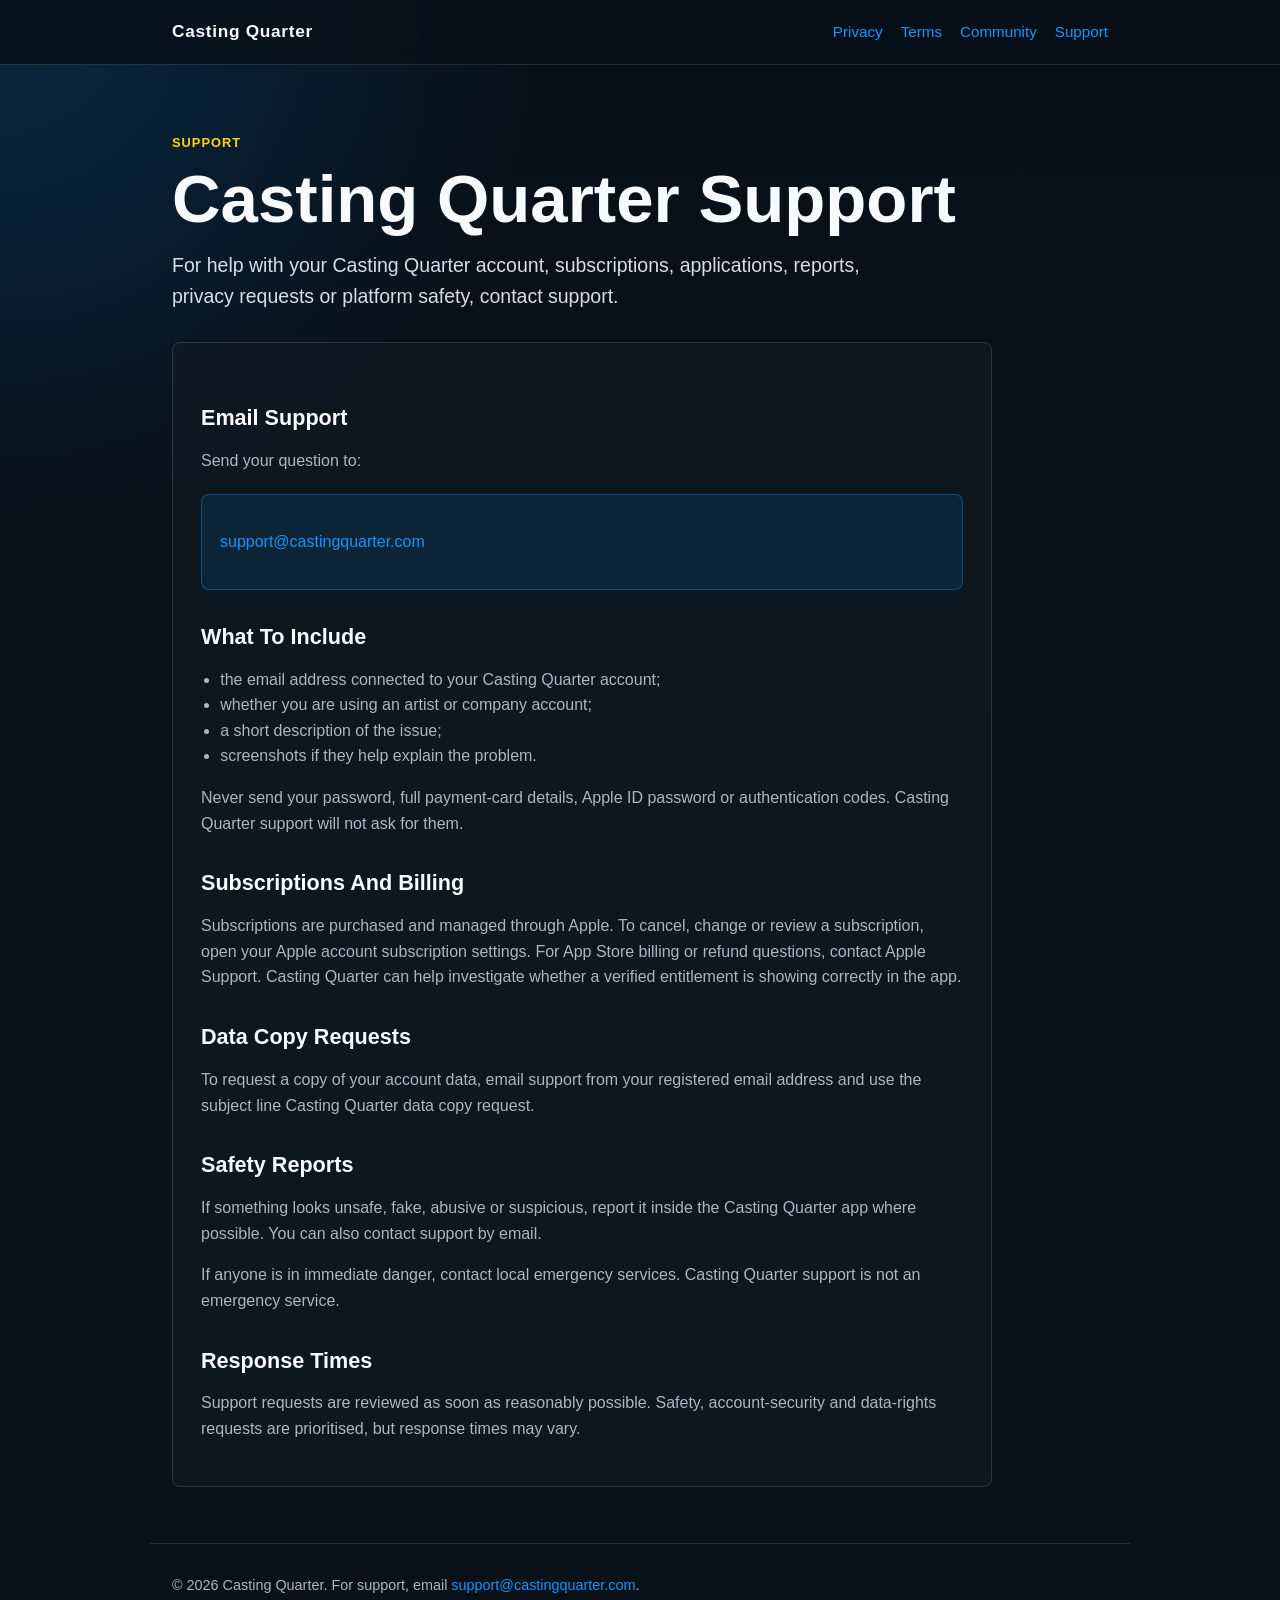
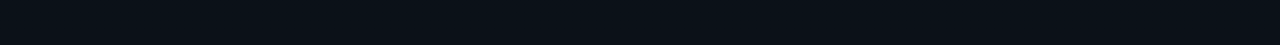
<file: support/index.html>
<!doctype html>
<html lang="en">
  <head>
    <meta charset="utf-8">
    <meta name="viewport" content="width=device-width, initial-scale=1">
    <title>Support | Casting Quarter</title>
    <meta name="description" content="Casting Quarter support contact details.">
    <link rel="canonical" href="https://castingquarter.com/support/">
    <link rel="stylesheet" href="../styles.css">
  </head>
  <body>
    <header class="site-header">
      <nav class="nav" aria-label="Main navigation">
        <a class="brand" href="/">Casting Quarter</a>
        <div class="nav-links">
          <a href="/privacy/">Privacy</a>
          <a href="/terms/">Terms</a>
          <a href="/community/">Community</a>
          <a href="/support/">Support</a>
        </div>
      </nav>
    </header>

    <main class="content">
      <section class="page-title">
        <p class="eyebrow">Support</p>
        <h1>Casting Quarter Support</h1>
        <p class="lead">For help with your Casting Quarter account, subscriptions, applications, reports, privacy requests or platform safety, contact support.</p>
      </section>

      <section class="document">
        <h2>Email Support</h2>
        <p>Send your question to:</p>
        <div class="contact-box">
          <p><a href="mailto:support@castingquarter.com">support@castingquarter.com</a></p>
        </div>

        <h2>What To Include</h2>
        <ul>
          <li>the email address connected to your Casting Quarter account;</li>
          <li>whether you are using an artist or company account;</li>
          <li>a short description of the issue;</li>
          <li>screenshots if they help explain the problem.</li>
        </ul>
        <p>Never send your password, full payment-card details, Apple ID password or authentication codes. Casting Quarter support will not ask for them.</p>

        <h2>Subscriptions And Billing</h2>
        <p>Subscriptions are purchased and managed through Apple. To cancel, change or review a subscription, open your Apple account subscription settings. For App Store billing or refund questions, contact Apple Support. Casting Quarter can help investigate whether a verified entitlement is showing correctly in the app.</p>

        <h2>Data Copy Requests</h2>
        <p>To request a copy of your account data, email support from your registered email address and use the subject line Casting Quarter data copy request.</p>

        <h2>Safety Reports</h2>
        <p>If something looks unsafe, fake, abusive or suspicious, report it inside the Casting Quarter app where possible. You can also contact support by email.</p>
        <p>If anyone is in immediate danger, contact local emergency services. Casting Quarter support is not an emergency service.</p>

        <h2>Response Times</h2>
        <p>Support requests are reviewed as soon as reasonably possible. Safety, account-security and data-rights requests are prioritised, but response times may vary.</p>
      </section>
    </main>

    <footer class="site-footer">
      © 2026 Casting Quarter. For support, email <a href="mailto:support@castingquarter.com">support@castingquarter.com</a>.
    </footer>
  </body>
</html>
</file>
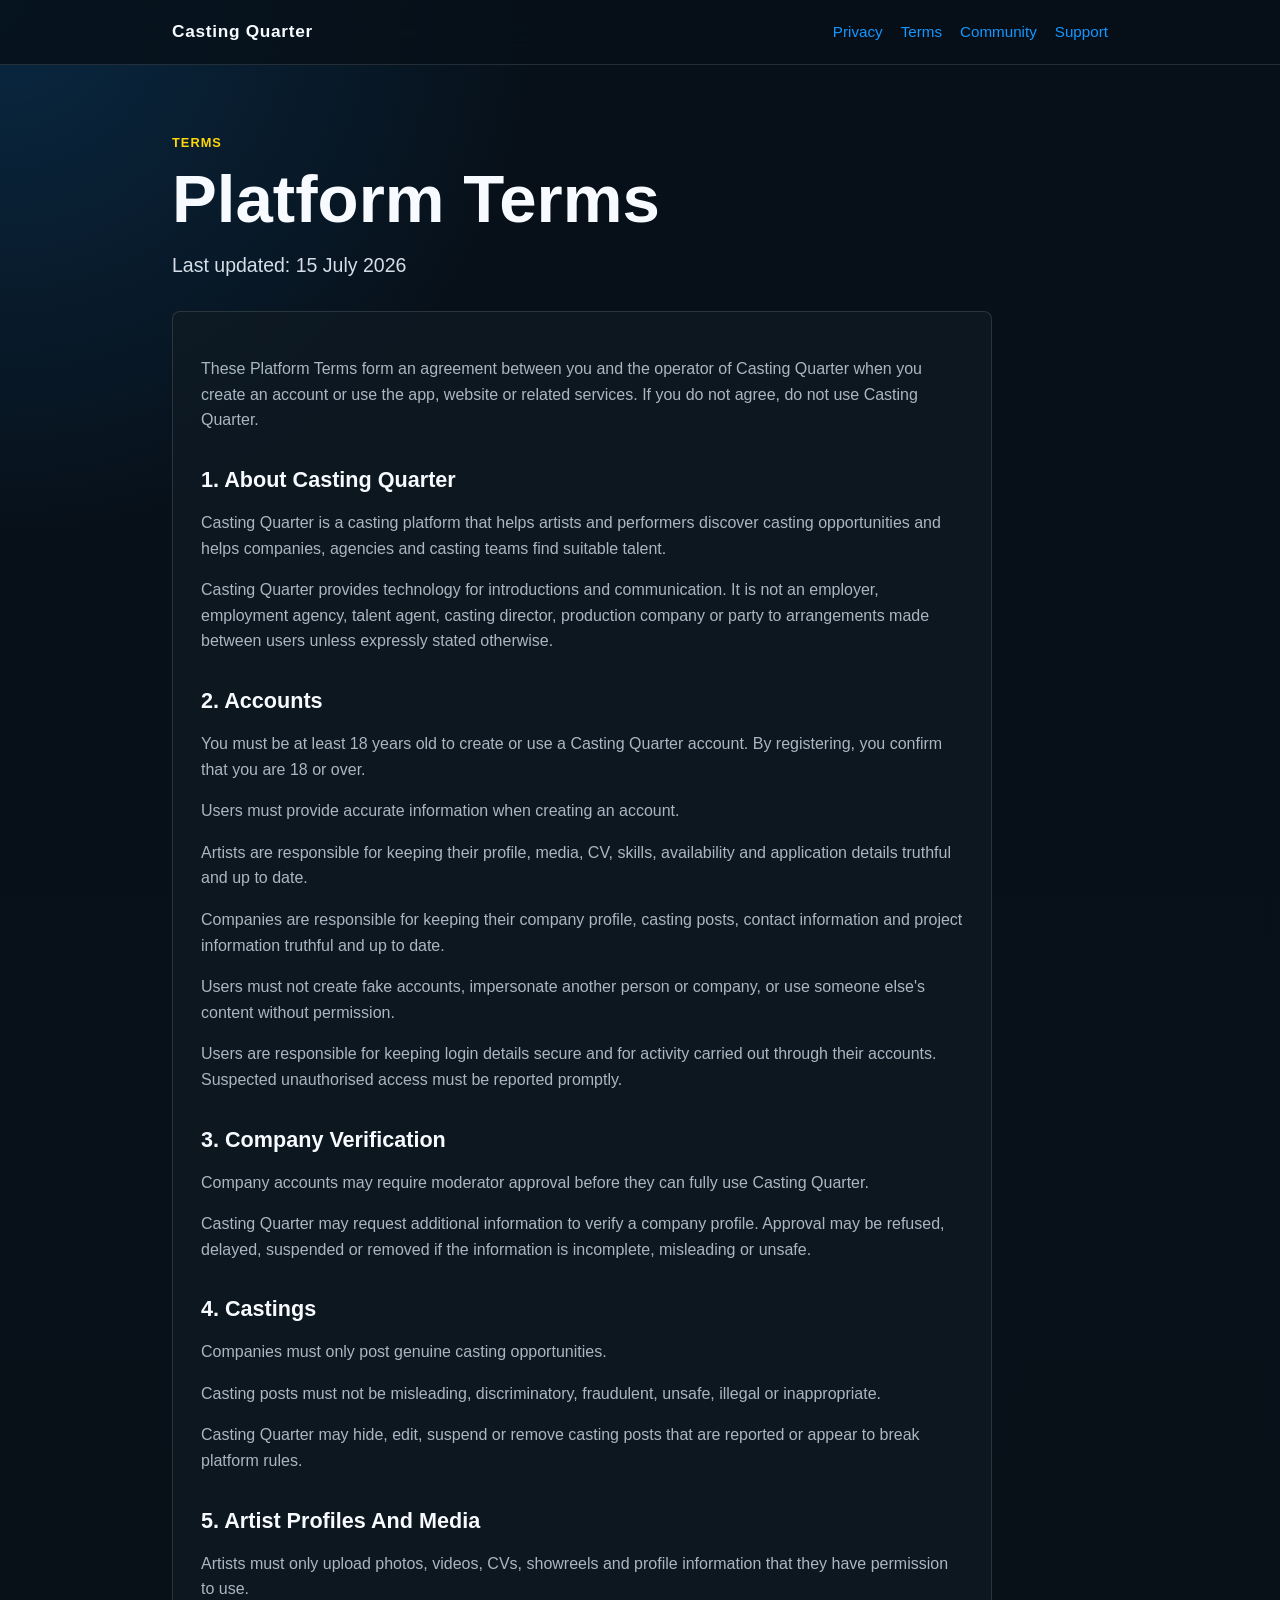
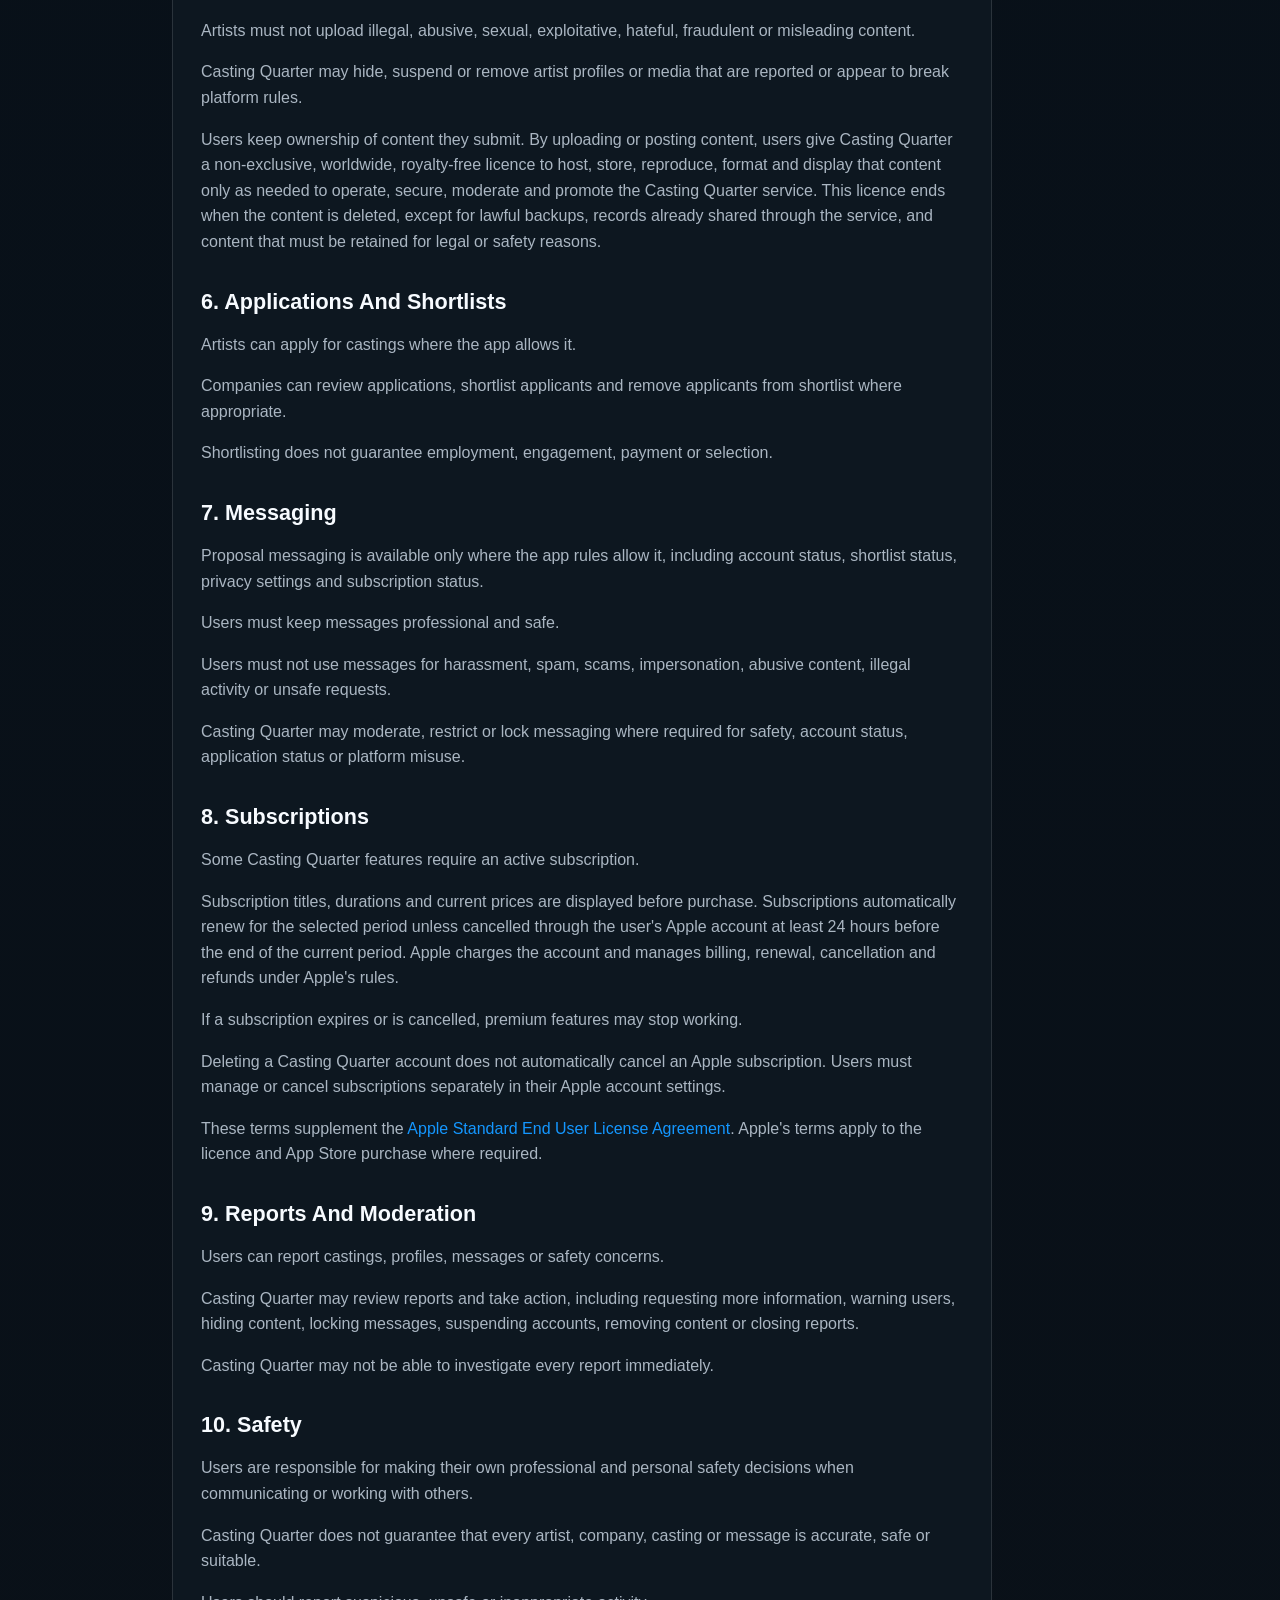
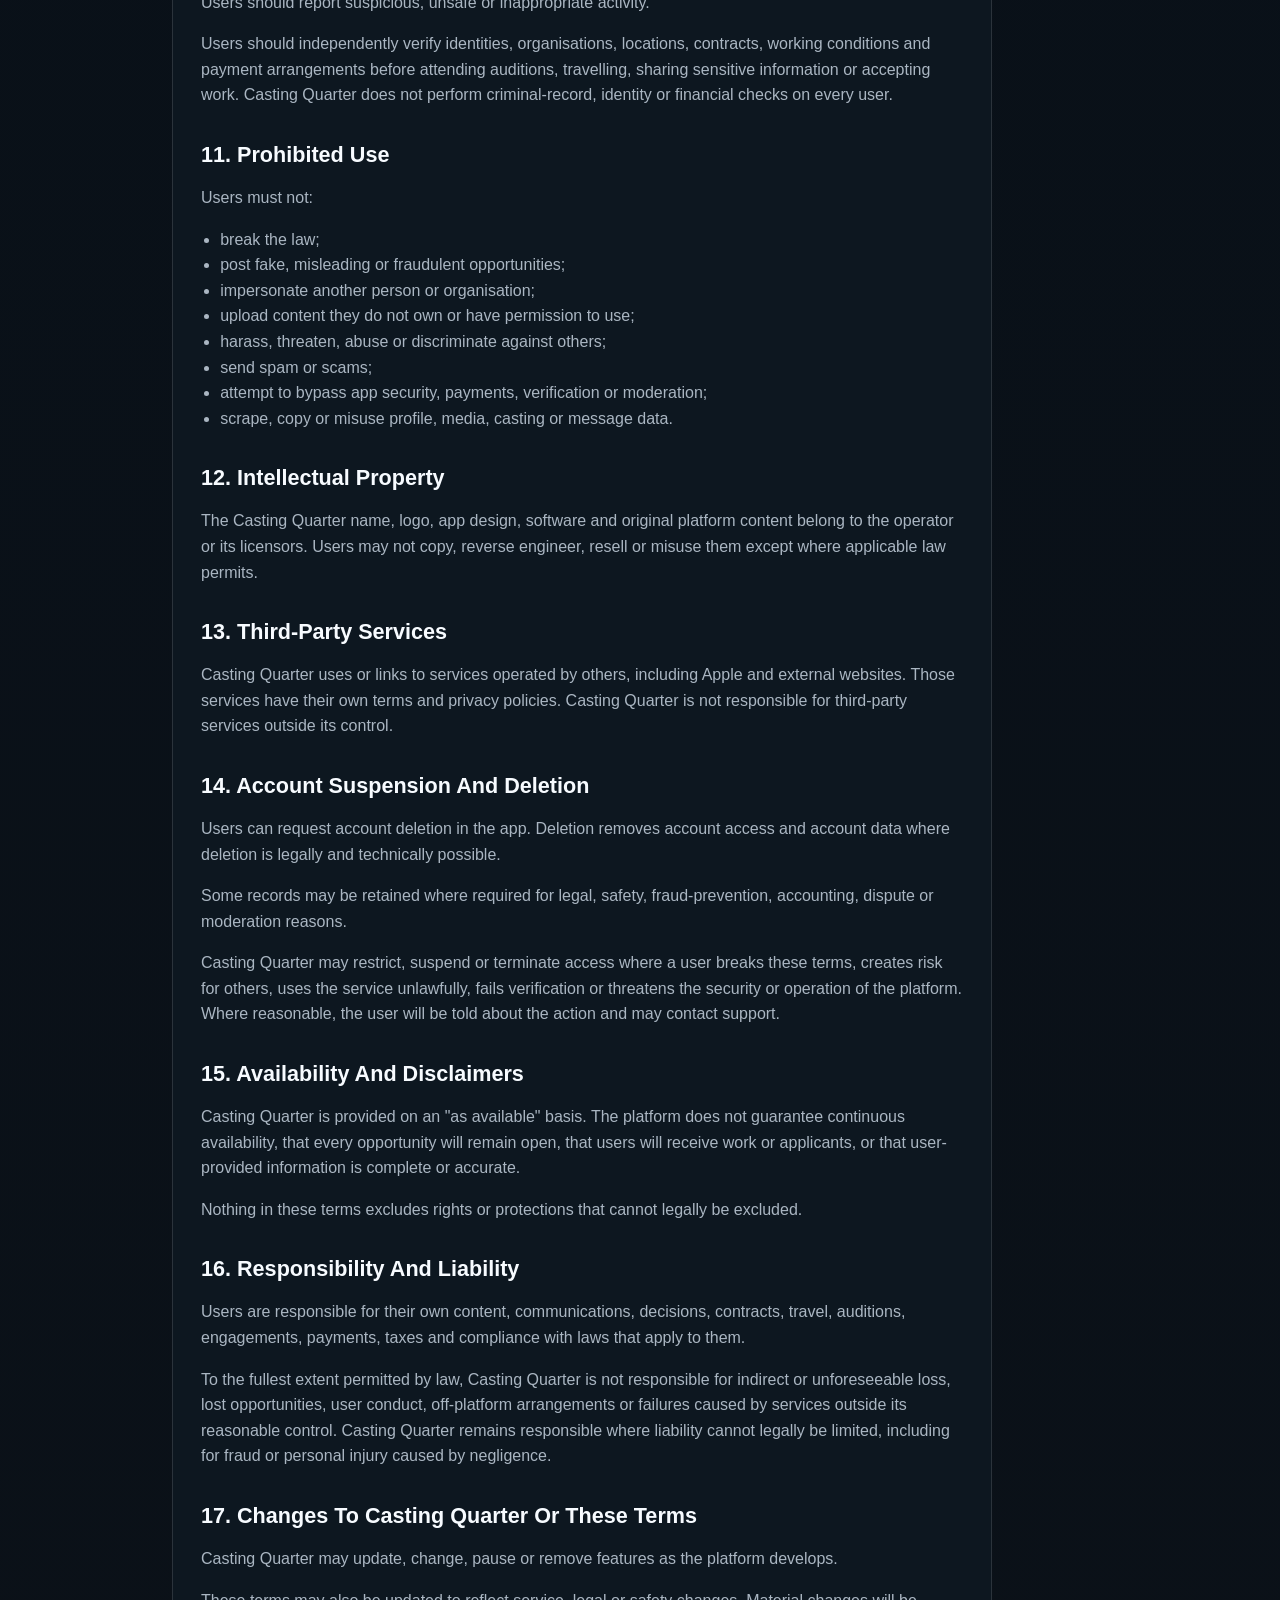
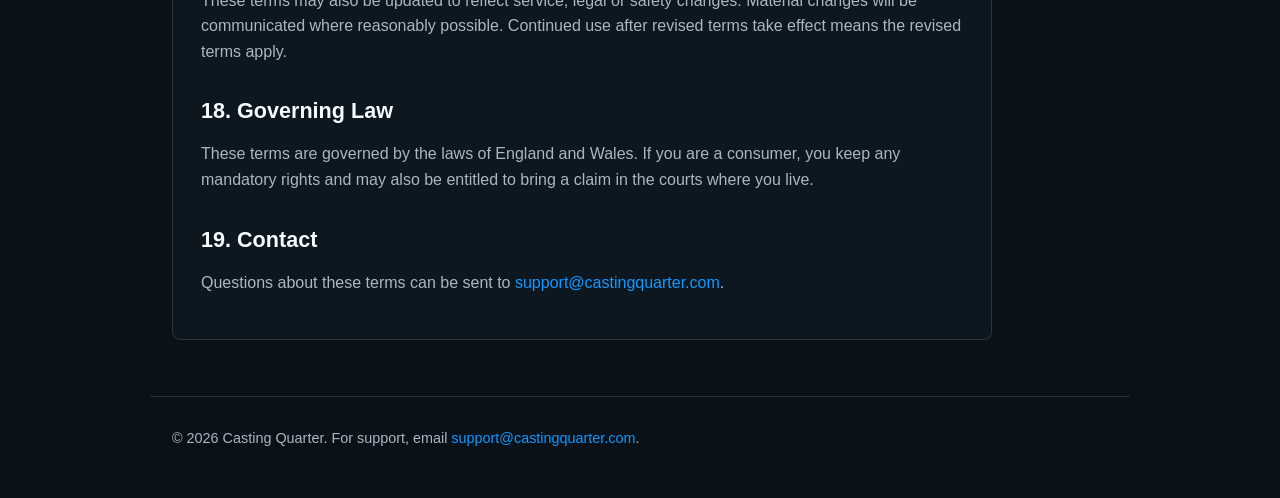
<file: terms/index.html>
<!doctype html>
<html lang="en">
  <head>
    <meta charset="utf-8">
    <meta name="viewport" content="width=device-width, initial-scale=1">
    <title>Platform Terms | Casting Quarter</title>
    <meta name="description" content="Casting Quarter Platform Terms.">
    <link rel="canonical" href="https://castingquarter.com/terms/">
    <link rel="stylesheet" href="../styles.css">
  </head>
  <body>
    <header class="site-header">
      <nav class="nav" aria-label="Main navigation">
        <a class="brand" href="/">Casting Quarter</a>
        <div class="nav-links">
          <a href="/privacy/">Privacy</a>
          <a href="/terms/">Terms</a>
          <a href="/community/">Community</a>
          <a href="/support/">Support</a>
        </div>
      </nav>
    </header>

    <main class="content">
      <section class="page-title">
        <p class="eyebrow">Terms</p>
        <h1>Platform Terms</h1>
        <p class="lead">Last updated: 15 July 2026</p>
      </section>

      <article class="document">
        <p>These Platform Terms form an agreement between you and the operator of Casting Quarter when you create an account or use the app, website or related services. If you do not agree, do not use Casting Quarter.</p>

        <h2>1. About Casting Quarter</h2>
        <p>Casting Quarter is a casting platform that helps artists and performers discover casting opportunities and helps companies, agencies and casting teams find suitable talent.</p>
        <p>Casting Quarter provides technology for introductions and communication. It is not an employer, employment agency, talent agent, casting director, production company or party to arrangements made between users unless expressly stated otherwise.</p>

        <h2>2. Accounts</h2>
        <p>You must be at least 18 years old to create or use a Casting Quarter account. By registering, you confirm that you are 18 or over.</p>
        <p>Users must provide accurate information when creating an account.</p>
        <p>Artists are responsible for keeping their profile, media, CV, skills, availability and application details truthful and up to date.</p>
        <p>Companies are responsible for keeping their company profile, casting posts, contact information and project information truthful and up to date.</p>
        <p>Users must not create fake accounts, impersonate another person or company, or use someone else's content without permission.</p>
        <p>Users are responsible for keeping login details secure and for activity carried out through their accounts. Suspected unauthorised access must be reported promptly.</p>

        <h2>3. Company Verification</h2>
        <p>Company accounts may require moderator approval before they can fully use Casting Quarter.</p>
        <p>Casting Quarter may request additional information to verify a company profile. Approval may be refused, delayed, suspended or removed if the information is incomplete, misleading or unsafe.</p>

        <h2>4. Castings</h2>
        <p>Companies must only post genuine casting opportunities.</p>
        <p>Casting posts must not be misleading, discriminatory, fraudulent, unsafe, illegal or inappropriate.</p>
        <p>Casting Quarter may hide, edit, suspend or remove casting posts that are reported or appear to break platform rules.</p>

        <h2>5. Artist Profiles And Media</h2>
        <p>Artists must only upload photos, videos, CVs, showreels and profile information that they have permission to use.</p>
        <p>Artists must not upload illegal, abusive, sexual, exploitative, hateful, fraudulent or misleading content.</p>
        <p>Casting Quarter may hide, suspend or remove artist profiles or media that are reported or appear to break platform rules.</p>
        <p>Users keep ownership of content they submit. By uploading or posting content, users give Casting Quarter a non-exclusive, worldwide, royalty-free licence to host, store, reproduce, format and display that content only as needed to operate, secure, moderate and promote the Casting Quarter service. This licence ends when the content is deleted, except for lawful backups, records already shared through the service, and content that must be retained for legal or safety reasons.</p>

        <h2>6. Applications And Shortlists</h2>
        <p>Artists can apply for castings where the app allows it.</p>
        <p>Companies can review applications, shortlist applicants and remove applicants from shortlist where appropriate.</p>
        <p>Shortlisting does not guarantee employment, engagement, payment or selection.</p>

        <h2>7. Messaging</h2>
        <p>Proposal messaging is available only where the app rules allow it, including account status, shortlist status, privacy settings and subscription status.</p>
        <p>Users must keep messages professional and safe.</p>
        <p>Users must not use messages for harassment, spam, scams, impersonation, abusive content, illegal activity or unsafe requests.</p>
        <p>Casting Quarter may moderate, restrict or lock messaging where required for safety, account status, application status or platform misuse.</p>

        <h2>8. Subscriptions</h2>
        <p>Some Casting Quarter features require an active subscription.</p>
        <p>Subscription titles, durations and current prices are displayed before purchase. Subscriptions automatically renew for the selected period unless cancelled through the user's Apple account at least 24 hours before the end of the current period. Apple charges the account and manages billing, renewal, cancellation and refunds under Apple's rules.</p>
        <p>If a subscription expires or is cancelled, premium features may stop working.</p>
        <p>Deleting a Casting Quarter account does not automatically cancel an Apple subscription. Users must manage or cancel subscriptions separately in their Apple account settings.</p>
        <p>These terms supplement the <a href="https://www.apple.com/legal/internet-services/itunes/dev/stdeula/">Apple Standard End User License Agreement</a>. Apple's terms apply to the licence and App Store purchase where required.</p>

        <h2>9. Reports And Moderation</h2>
        <p>Users can report castings, profiles, messages or safety concerns.</p>
        <p>Casting Quarter may review reports and take action, including requesting more information, warning users, hiding content, locking messages, suspending accounts, removing content or closing reports.</p>
        <p>Casting Quarter may not be able to investigate every report immediately.</p>

        <h2>10. Safety</h2>
        <p>Users are responsible for making their own professional and personal safety decisions when communicating or working with others.</p>
        <p>Casting Quarter does not guarantee that every artist, company, casting or message is accurate, safe or suitable.</p>
        <p>Users should report suspicious, unsafe or inappropriate activity.</p>
        <p>Users should independently verify identities, organisations, locations, contracts, working conditions and payment arrangements before attending auditions, travelling, sharing sensitive information or accepting work. Casting Quarter does not perform criminal-record, identity or financial checks on every user.</p>

        <h2>11. Prohibited Use</h2>
        <p>Users must not:</p>
        <ul>
          <li>break the law;</li>
          <li>post fake, misleading or fraudulent opportunities;</li>
          <li>impersonate another person or organisation;</li>
          <li>upload content they do not own or have permission to use;</li>
          <li>harass, threaten, abuse or discriminate against others;</li>
          <li>send spam or scams;</li>
          <li>attempt to bypass app security, payments, verification or moderation;</li>
          <li>scrape, copy or misuse profile, media, casting or message data.</li>
        </ul>

        <h2>12. Intellectual Property</h2>
        <p>The Casting Quarter name, logo, app design, software and original platform content belong to the operator or its licensors. Users may not copy, reverse engineer, resell or misuse them except where applicable law permits.</p>

        <h2>13. Third-Party Services</h2>
        <p>Casting Quarter uses or links to services operated by others, including Apple and external websites. Those services have their own terms and privacy policies. Casting Quarter is not responsible for third-party services outside its control.</p>

        <h2>14. Account Suspension And Deletion</h2>
        <p>Users can request account deletion in the app. Deletion removes account access and account data where deletion is legally and technically possible.</p>
        <p>Some records may be retained where required for legal, safety, fraud-prevention, accounting, dispute or moderation reasons.</p>
        <p>Casting Quarter may restrict, suspend or terminate access where a user breaks these terms, creates risk for others, uses the service unlawfully, fails verification or threatens the security or operation of the platform. Where reasonable, the user will be told about the action and may contact support.</p>

        <h2>15. Availability And Disclaimers</h2>
        <p>Casting Quarter is provided on an "as available" basis. The platform does not guarantee continuous availability, that every opportunity will remain open, that users will receive work or applicants, or that user-provided information is complete or accurate.</p>
        <p>Nothing in these terms excludes rights or protections that cannot legally be excluded.</p>

        <h2>16. Responsibility And Liability</h2>
        <p>Users are responsible for their own content, communications, decisions, contracts, travel, auditions, engagements, payments, taxes and compliance with laws that apply to them.</p>
        <p>To the fullest extent permitted by law, Casting Quarter is not responsible for indirect or unforeseeable loss, lost opportunities, user conduct, off-platform arrangements or failures caused by services outside its reasonable control. Casting Quarter remains responsible where liability cannot legally be limited, including for fraud or personal injury caused by negligence.</p>

        <h2>17. Changes To Casting Quarter Or These Terms</h2>
        <p>Casting Quarter may update, change, pause or remove features as the platform develops.</p>
        <p>These terms may also be updated to reflect service, legal or safety changes. Material changes will be communicated where reasonably possible. Continued use after revised terms take effect means the revised terms apply.</p>

        <h2>18. Governing Law</h2>
        <p>These terms are governed by the laws of England and Wales. If you are a consumer, you keep any mandatory rights and may also be entitled to bring a claim in the courts where you live.</p>

        <h2>19. Contact</h2>
        <p>Questions about these terms can be sent to <a href="mailto:support@castingquarter.com">support@castingquarter.com</a>.</p>
      </article>
    </main>

    <footer class="site-footer">
      © 2026 Casting Quarter. For support, email <a href="mailto:support@castingquarter.com">support@castingquarter.com</a>.
    </footer>
  </body>
</html>
</file>
<file: styles.css>
:root {
  color-scheme: light dark;
  --bg: #071019;
  --panel: #101a24;
  --text: #f7fbff;
  --muted: #aab6c2;
  --line: rgba(255, 255, 255, 0.12);
  --blue: #1497ff;
  --gold: #ffd60a;
}

* {
  box-sizing: border-box;
}

body {
  margin: 0;
  font-family: -apple-system, BlinkMacSystemFont, "SF Pro Display", "Segoe UI", sans-serif;
  background:
    radial-gradient(circle at top left, rgba(20, 151, 255, 0.18), transparent 34rem),
    linear-gradient(180deg, #071019 0%, #0b1118 100%);
  color: var(--text);
  line-height: 1.6;
}

a {
  color: var(--blue);
  text-decoration: none;
}

a:hover {
  text-decoration: underline;
}

.site-header {
  border-bottom: 1px solid var(--line);
  background: rgba(7, 16, 25, 0.82);
  backdrop-filter: blur(18px);
  position: sticky;
  top: 0;
  z-index: 5;
}

.nav {
  max-width: 980px;
  margin: 0 auto;
  padding: 18px 22px;
  display: flex;
  align-items: center;
  justify-content: space-between;
  gap: 18px;
}

.brand {
  font-size: 1.08rem;
  font-weight: 800;
  letter-spacing: 0.04em;
  color: var(--text);
}

.nav-links {
  display: flex;
  gap: 18px;
  flex-wrap: wrap;
  font-size: 0.95rem;
}

.hero,
.content {
  max-width: 980px;
  margin: 0 auto;
  padding: 56px 22px;
}

.hero {
  min-height: 64vh;
  display: grid;
  align-content: center;
}

.eyebrow {
  color: var(--gold);
  font-weight: 800;
  letter-spacing: 0.08em;
  text-transform: uppercase;
  font-size: 0.8rem;
}

h1 {
  max-width: 800px;
  margin: 10px 0 16px;
  font-size: clamp(2.6rem, 8vw, 5.4rem);
  line-height: 0.95;
  letter-spacing: 0;
}

h2 {
  margin: 34px 0 10px;
  font-size: 1.35rem;
  line-height: 1.25;
}

p,
li {
  color: var(--muted);
  font-size: 1rem;
}

.lead {
  max-width: 720px;
  font-size: 1.22rem;
  color: #d5dee8;
}

.card-grid {
  display: grid;
  grid-template-columns: repeat(3, minmax(0, 1fr));
  gap: 14px;
  margin-top: 30px;
}

.card {
  display: block;
  min-height: 150px;
  padding: 20px;
  border: 1px solid var(--line);
  border-radius: 8px;
  background: rgba(16, 26, 36, 0.78);
}

.card strong {
  display: block;
  color: var(--text);
  margin-bottom: 8px;
}

.page-title {
  max-width: 820px;
  margin-bottom: 30px;
}

.page-title h1 {
  font-size: clamp(2.2rem, 6vw, 4.2rem);
}

.document {
  max-width: 820px;
  padding: 28px;
  border: 1px solid var(--line);
  border-radius: 8px;
  background: rgba(16, 26, 36, 0.74);
}

.document ul {
  padding-left: 1.2rem;
}

.contact-box {
  margin-top: 20px;
  padding: 18px;
  border-radius: 8px;
  border: 1px solid rgba(20, 151, 255, 0.35);
  background: rgba(20, 151, 255, 0.1);
}

.site-footer {
  max-width: 980px;
  margin: 0 auto;
  padding: 30px 22px 48px;
  border-top: 1px solid var(--line);
  color: var(--muted);
  font-size: 0.9rem;
}

@media (max-width: 720px) {
  .nav {
    align-items: flex-start;
    flex-direction: column;
  }

  .card-grid {
    grid-template-columns: 1fr;
  }

  .hero,
  .content {
    padding-top: 38px;
  }

  .document {
    padding: 20px;
  }
}
</file>
